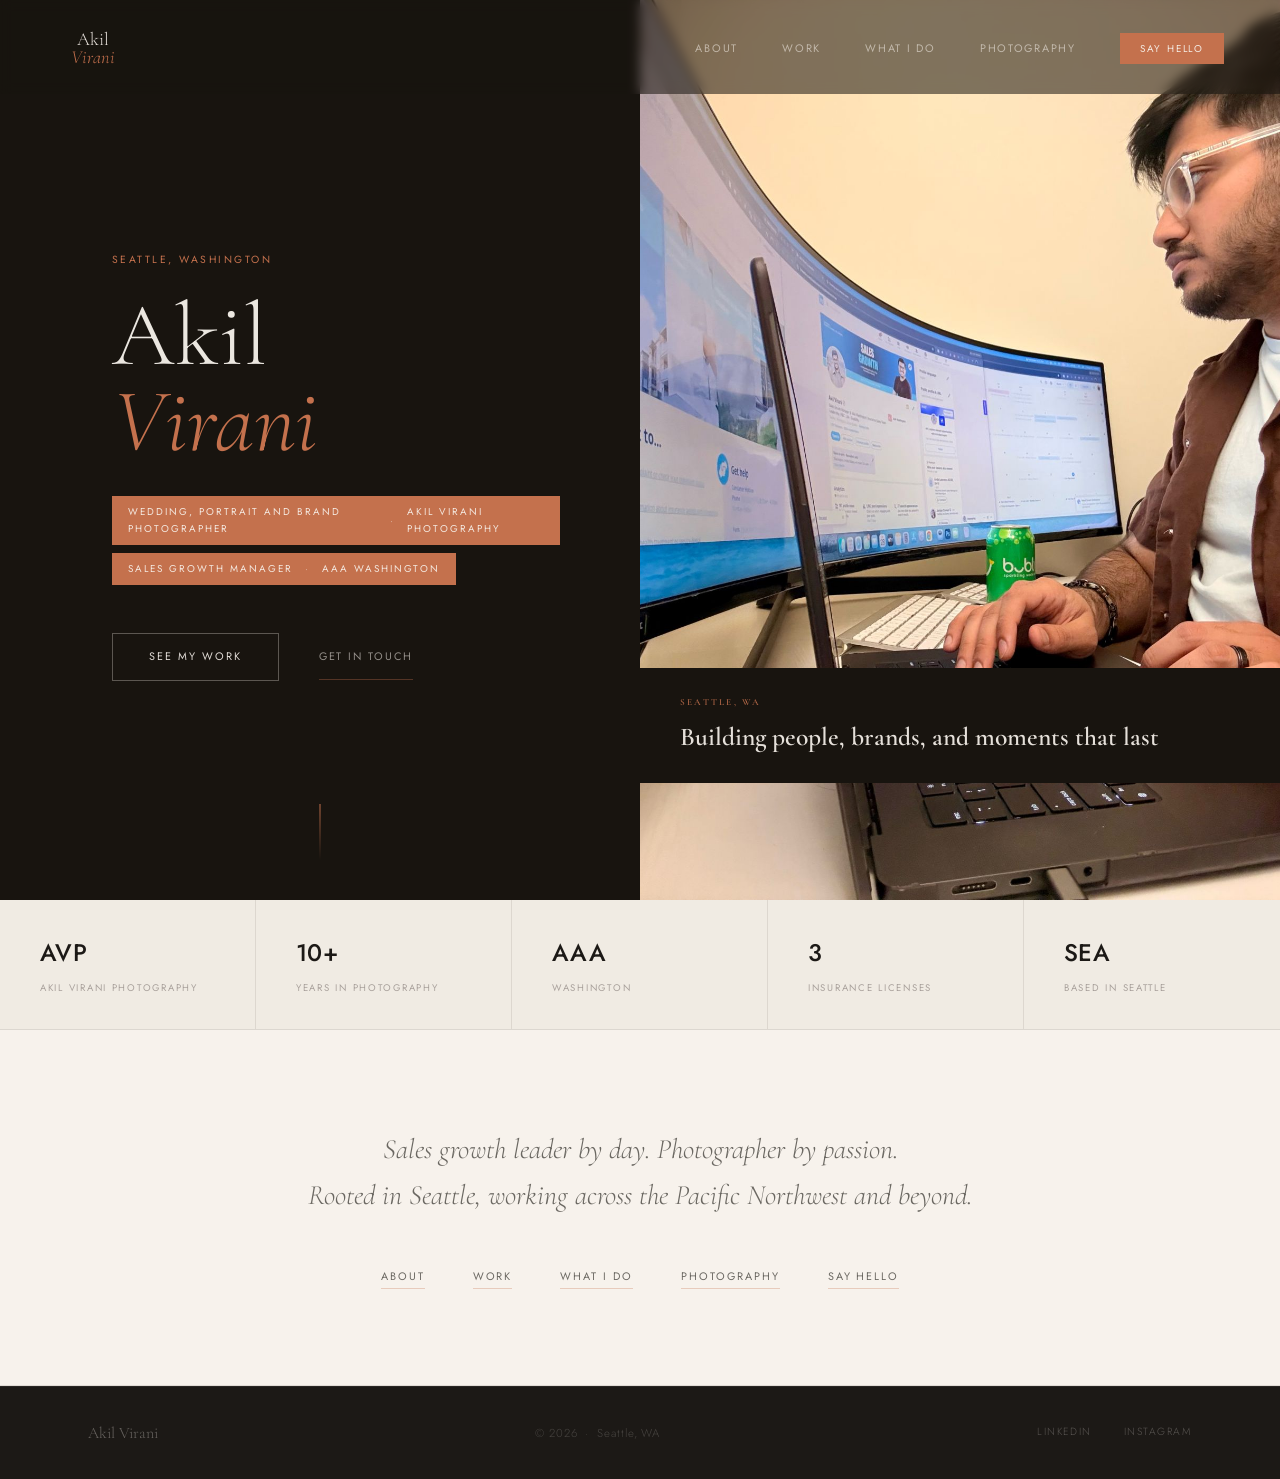
<file: index.html>
<!DOCTYPE html>
<html lang="en">
<head>
  <meta charset="UTF-8" />
  <meta name="viewport" content="width=device-width, initial-scale=1.0" />
  <title>Akil Virani — Seattle</title>
  <link rel="preconnect" href="https://fonts.googleapis.com" />
  <link rel="preconnect" href="https://fonts.gstatic.com" crossorigin />
  <link href="https://fonts.googleapis.com/css2?family=Cormorant+Garamond:ital,wght@0,300;0,400;0,600;1,300;1,400;1,600&family=Jost:wght@300;400;500&display=swap" rel="stylesheet" />
  <link rel="stylesheet" href="styles.css" />
</head>
<body>

  <nav class="nav" id="nav">
    <a href="index.html" class="nav-wordmark">
      <svg class="nav-logo-svg" viewBox="0 0 120 62" xmlns="http://www.w3.org/2000/svg">
        <text x="60" y="28" font-family="Cormorant Garamond, Georgia, serif" font-size="30" font-weight="300" text-anchor="middle" fill="rgba(247,242,236,0.92)">Akil</text>
        <text x="60" y="57" font-family="Cormorant Garamond, Georgia, serif" font-size="30" font-style="italic" font-weight="300" text-anchor="middle" fill="#c4714d">Virani</text>
      </svg>
    </a>
    <ul class="nav-links">
      <li><a href="about.html">About</a></li>
      <li><a href="work.html">Work</a></li>
      <li><a href="what-i-do.html">What I Do</a></li>
      <li><a href="photography.html">Photography</a></li>
      <li><a href="contact.html" class="nav-cta">Say Hello</a></li>
    </ul>
    <button class="nav-toggle" id="navToggle" aria-label="Menu">
      <span></span><span></span>
    </button>
  </nav>

  <div class="mobile-menu" id="mobileMenu">
    <button class="mobile-close" id="mobileClose">✕</button>
    <ul>
      <li><a href="about.html"       class="mobile-link">About</a></li>
      <li><a href="work.html"        class="mobile-link">Work</a></li>
      <li><a href="what-i-do.html"  class="mobile-link">What I Do</a></li>
      <li><a href="photography.html" class="mobile-link">Photography</a></li>
      <li><a href="contact.html"     class="mobile-link">Contact</a></li>
    </ul>
  </div>

  <!-- HERO -->
  <section class="hero" id="top">
    <div class="hero-text">
      <p class="eyebrow">Seattle, Washington</p>
      <h1>Akil<br /><em>Virani</em></h1>
      <div class="hero-roles">
        <div class="hero-role-tag">Wedding, Portrait and Brand Photographer <span class="sep">·</span> Akil Virani Photography</div>
        <div class="hero-role-tag">Sales Growth Manager <span class="sep">·</span> AAA Washington</div>
      </div>
      <div class="hero-actions">
        <a href="work.html" class="btn-outline">See My Work</a>
        <a href="contact.html" class="btn-ghost">Get in Touch</a>
      </div>
    </div>
    <div class="hero-image fade-right">
      <img src="images/akil-desk.jpeg" alt="Akil Virani" />
      <div class="hero-image-card">
        <p class="eyebrow">Seattle, WA</p>
        <p>Building people, brands, and moments that last</p>
      </div>
    </div>
    <a href="about.html" class="hero-scroll" aria-label="Learn more">
      <div class="scroll-line"></div>
    </a>
  </section>

  <!-- STATS BAR -->
  <div class="hero-stats">
    <div class="hero-stat">
      <span class="hero-stat-value">AVP</span>
      <span class="hero-stat-label">Akil Virani Photography</span>
    </div>
    <div class="hero-stat">
      <span class="hero-stat-value">10+</span>
      <span class="hero-stat-label">Years in Photography</span>
    </div>
    <div class="hero-stat">
      <span class="hero-stat-value">AAA</span>
      <span class="hero-stat-label">Washington</span>
    </div>
    <div class="hero-stat">
      <span class="hero-stat-value">3</span>
      <span class="hero-stat-label">Insurance Licenses</span>
    </div>
    <div class="hero-stat">
      <span class="hero-stat-value">SEA</span>
      <span class="hero-stat-label">Based in Seattle</span>
    </div>
  </div>

  <!-- BRIEF INTRO -->
  <section class="home-intro">
    <div class="container-narrow">
      <p class="fade-up">
        Sales growth leader by day. Photographer by passion.<br />
        Rooted in Seattle, working across the Pacific Northwest and beyond.
      </p>
      <div class="home-intro-nav fade-up">
        <a href="about.html">About</a>
        <a href="work.html">Work</a>
        <a href="what-i-do.html">What I Do</a>
        <a href="photography.html">Photography</a>
        <a href="contact.html">Say Hello</a>
      </div>
    </div>
  </section>

  <footer class="footer">
    <div class="container footer-inner">
      <span class="footer-name">Akil Virani</span>
      <span class="footer-copy">&copy; 2026 &nbsp;·&nbsp; Seattle, WA</span>
      <div class="footer-links">
        <a href="https://www.linkedin.com/in/akilvirani/" target="_blank" rel="noopener">LinkedIn</a>
        <a href="https://www.instagram.com/akilvirani/" target="_blank" rel="noopener">Instagram</a>
      </div>
    </div>
  </footer>

  <script src="script.js"></script>
</body>
</html>
</file>
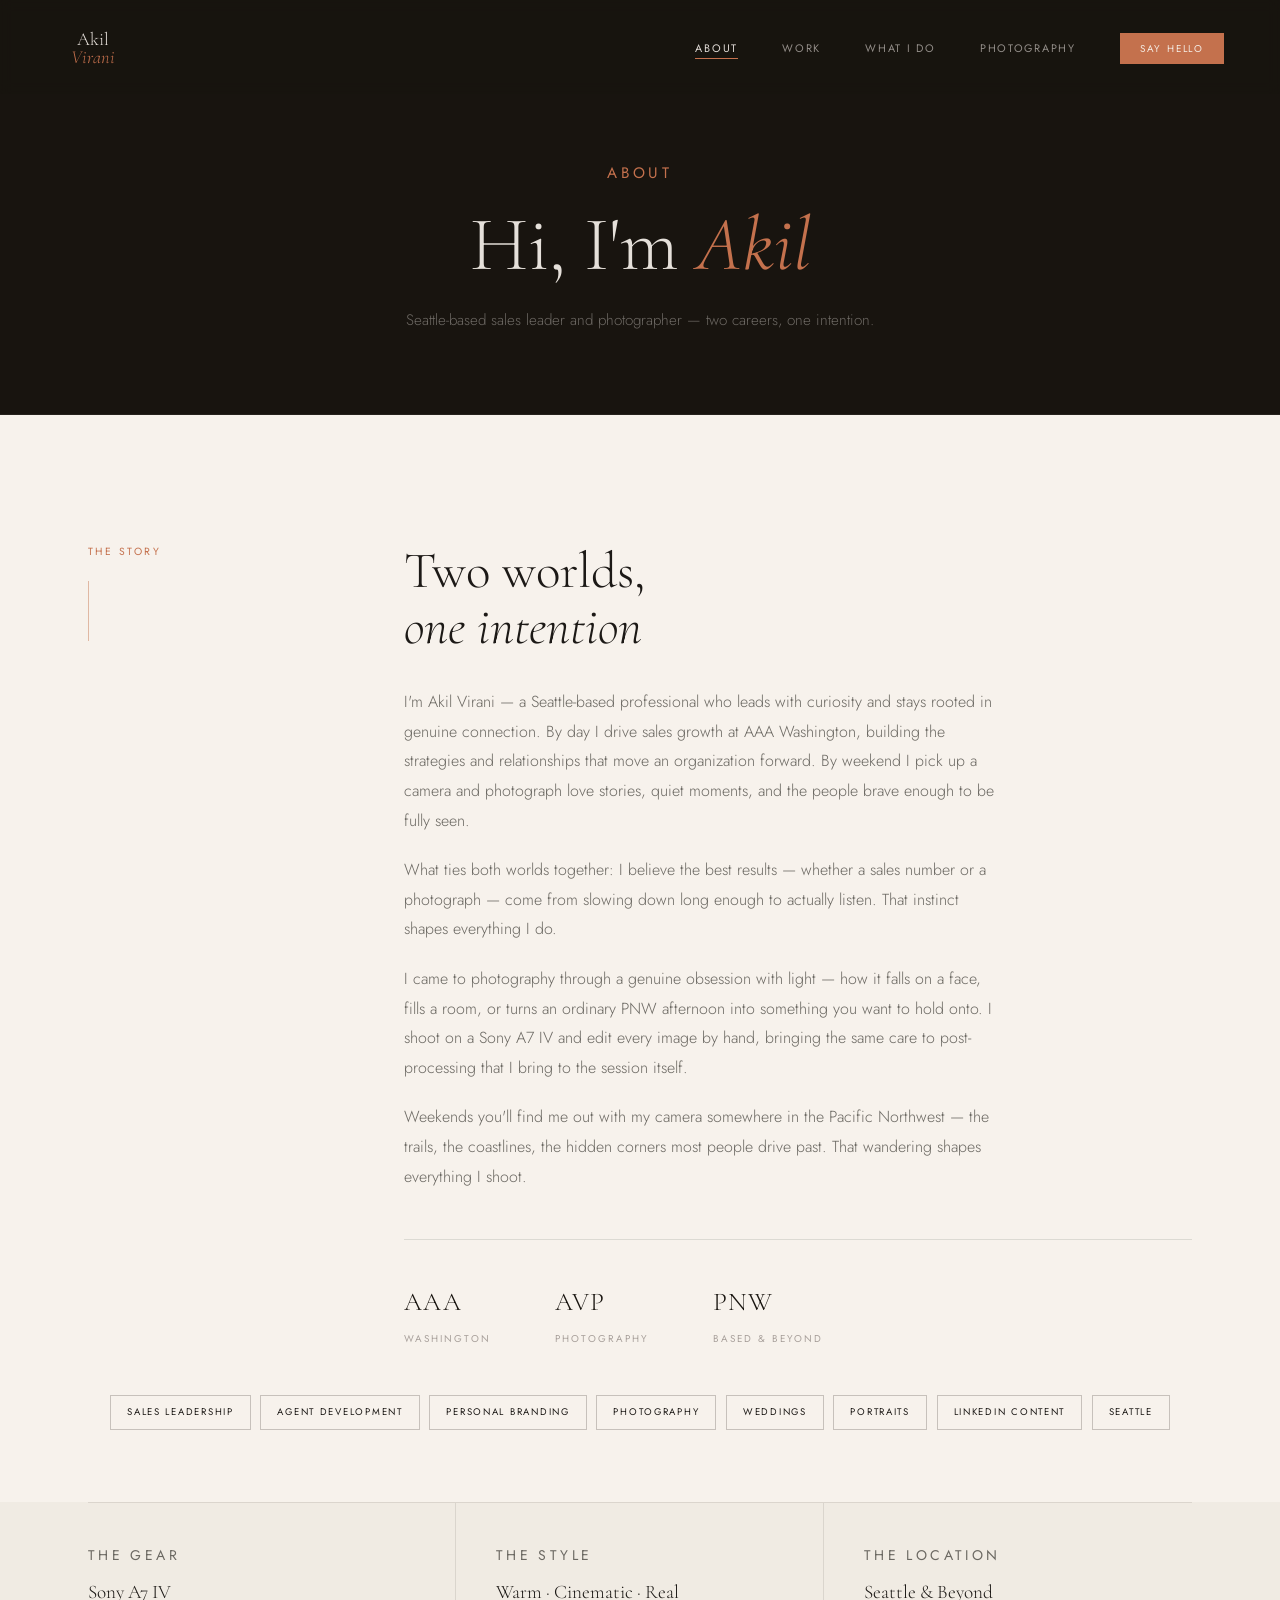
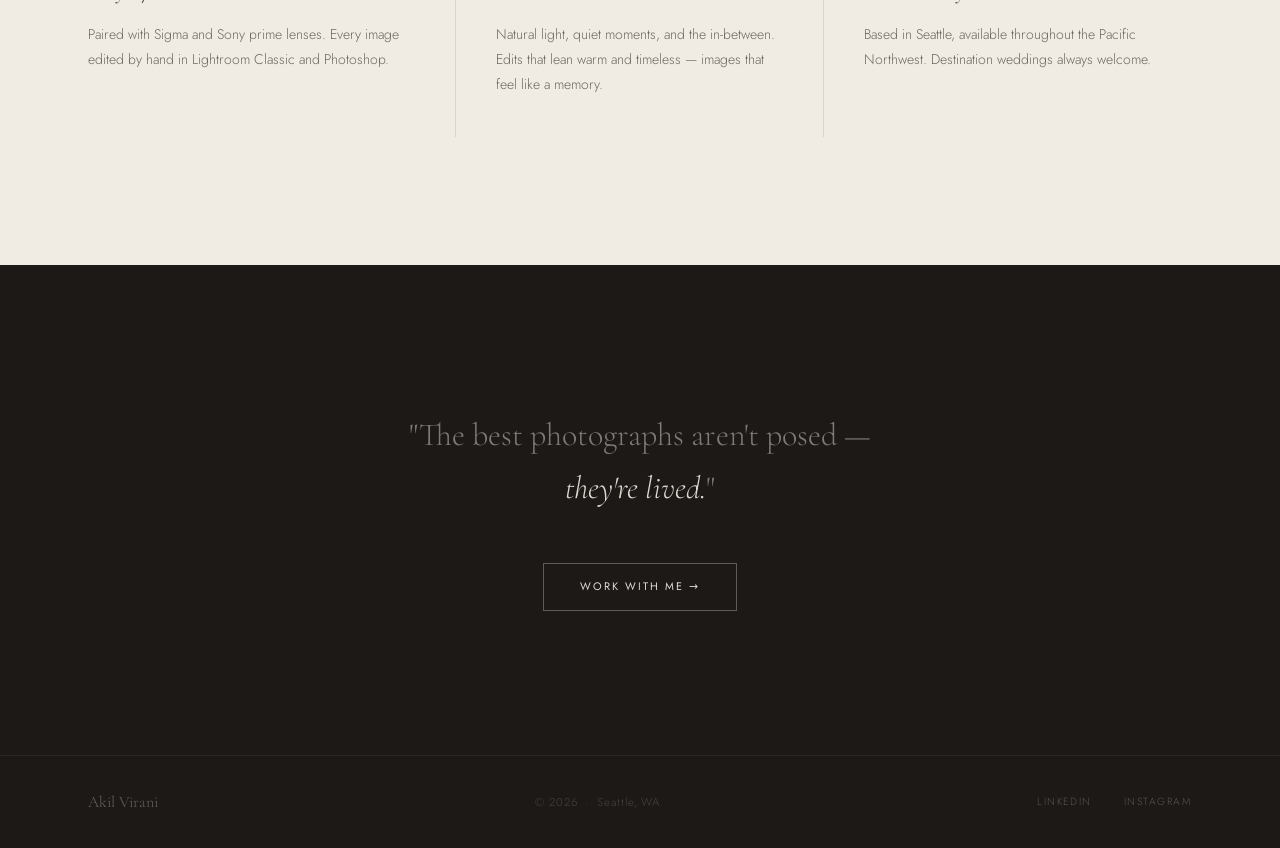
<file: about.html>
<!DOCTYPE html>
<html lang="en">
<head>
  <meta charset="UTF-8" />
  <meta name="viewport" content="width=device-width, initial-scale=1.0" />
  <title>About — Akil Virani</title>
  <link rel="preconnect" href="https://fonts.googleapis.com" />
  <link rel="preconnect" href="https://fonts.gstatic.com" crossorigin />
  <link href="https://fonts.googleapis.com/css2?family=Cormorant+Garamond:ital,wght@0,300;0,400;0,600;1,300;1,400;1,600&family=Jost:wght@300;400;500&display=swap" rel="stylesheet" />
  <link rel="stylesheet" href="styles.css" />
</head>
<body>

  <nav class="nav scrolled" id="nav">
    <a href="index.html" class="nav-wordmark">
      <svg class="nav-logo-svg" viewBox="0 0 120 62" xmlns="http://www.w3.org/2000/svg">
        <text x="60" y="28" font-family="Cormorant Garamond, Georgia, serif" font-size="30" font-weight="300" text-anchor="middle" fill="rgba(247,242,236,0.92)">Akil</text>
        <text x="60" y="57" font-family="Cormorant Garamond, Georgia, serif" font-size="30" font-style="italic" font-weight="300" text-anchor="middle" fill="#c4714d">Virani</text>
      </svg>
    </a>
    <ul class="nav-links">
      <li><a href="about.html" class="active">About</a></li>
      <li><a href="work.html">Work</a></li>
      <li><a href="what-i-do.html">What I Do</a></li>
      <li><a href="photography.html">Photography</a></li>
      <li><a href="contact.html" class="nav-cta">Say Hello</a></li>
    </ul>
    <button class="nav-toggle" id="navToggle" aria-label="Menu">
      <span></span><span></span>
    </button>
  </nav>

  <div class="mobile-menu" id="mobileMenu">
    <button class="mobile-close" id="mobileClose">✕</button>
    <ul>
      <li><a href="about.html"       class="mobile-link">About</a></li>
      <li><a href="work.html"        class="mobile-link">Work</a></li>
      <li><a href="what-i-do.html"  class="mobile-link">What I Do</a></li>
      <li><a href="photography.html" class="mobile-link">Photography</a></li>
      <li><a href="contact.html"     class="mobile-link">Contact</a></li>
    </ul>
  </div>

  <section class="page-hero">
    <div class="container-narrow">
      <p class="eyebrow">About</p>
      <h1>Hi, I'm <em>Akil</em></h1>
      <p>Seattle-based sales leader and photographer — two careers, one intention.</p>
    </div>
  </section>

  <section class="about section" id="about" style="padding-bottom: 3rem;">
    <div class="container">
      <div class="about-inner">
        <div class="about-label fade-up">
          <p class="eyebrow">The Story</p>
          <div class="label-line"></div>
        </div>
        <div class="about-body">
          <h2 class="fade-up">Two worlds,<br /><em>one intention</em></h2>
          <div class="about-copy fade-up">
            <p>
              I'm Akil Virani — a Seattle-based professional who leads with curiosity and stays
              rooted in genuine connection. By day I drive sales growth at AAA Washington,
              building the strategies and relationships that move an organization forward.
              By weekend I pick up a camera and photograph love stories, quiet moments, and
              the people brave enough to be fully seen.
            </p>
            <p>
              What ties both worlds together: I believe the best results — whether a sales
              number or a photograph — come from slowing down long enough to actually listen.
              That instinct shapes everything I do.
            </p>
            <p>
              I came to photography through a genuine obsession with light — how it falls on a
              face, fills a room, or turns an ordinary PNW afternoon into something you want to
              hold onto. I shoot on a Sony A7 IV and edit every image by hand, bringing the
              same care to post-processing that I bring to the session itself.
            </p>
            <p>
              Weekends you'll find me out with my camera somewhere in the Pacific Northwest —
              the trails, the coastlines, the hidden corners most people drive past. That
              wandering shapes everything I shoot.
            </p>
          </div>
          <div class="about-stats fade-up">
            <div class="stat">
              <span class="stat-value">AAA</span>
              <span class="stat-label">Washington</span>
            </div>
            <div class="stat">
              <span class="stat-value">AVP</span>
              <span class="stat-label">Photography</span>
            </div>
            <div class="stat">
              <span class="stat-value">PNW</span>
              <span class="stat-label">Based &amp; Beyond</span>
            </div>
          </div>
        </div>
      </div>
      <div class="about-tags fade-up">
        <span class="about-tag">Sales Leadership</span>
        <span class="about-tag">Agent Development</span>
        <span class="about-tag">Personal Branding</span>
        <span class="about-tag">Photography</span>
        <span class="about-tag">Weddings</span>
        <span class="about-tag">Portraits</span>
        <span class="about-tag">LinkedIn Content</span>
        <span class="about-tag">Seattle</span>
      </div>
    </div>
  </section>

  <!-- Details -->
  <section class="section" style="background: var(--warm); padding-top: 0;">
    <div class="container">
      <div class="about-details fade-up">
        <div class="about-detail">
          <p class="eyebrow">The Gear</p>
          <h4>Sony A7 IV</h4>
          <p>Paired with Sigma and Sony prime lenses. Every image edited by hand in Lightroom Classic and Photoshop.</p>
        </div>
        <div class="about-detail">
          <p class="eyebrow">The Style</p>
          <h4>Warm · Cinematic · Real</h4>
          <p>Natural light, quiet moments, and the in-between. Edits that lean warm and timeless — images that feel like a memory.</p>
        </div>
        <div class="about-detail">
          <p class="eyebrow">The Location</p>
          <h4>Seattle &amp; Beyond</h4>
          <p>Based in Seattle, available throughout the Pacific Northwest. Destination weddings always welcome.</p>
        </div>
      </div>
    </div>
  </section>

  <!-- CTA -->
  <section class="quote-band">
    <div class="container-narrow" style="text-align:center;">
      <blockquote class="fade-up">
        "The best photographs aren't posed —<br /><em>they're lived.</em>"
      </blockquote>
      <div style="margin-top: 3rem;" class="fade-up">
        <a href="contact.html" class="btn-outline">Work with me &rarr;</a>
      </div>
    </div>
  </section>

  <footer class="footer">
    <div class="container footer-inner">
      <span class="footer-name">Akil Virani</span>
      <span class="footer-copy">&copy; 2026 &nbsp;·&nbsp; Seattle, WA</span>
      <div class="footer-links">
        <a href="https://www.linkedin.com/in/akilvirani/" target="_blank" rel="noopener">LinkedIn</a>
        <a href="https://www.instagram.com/akilvirani/" target="_blank" rel="noopener">Instagram</a>
      </div>
    </div>
  </footer>

  <script src="script.js"></script>
</body>
</html>
</file>
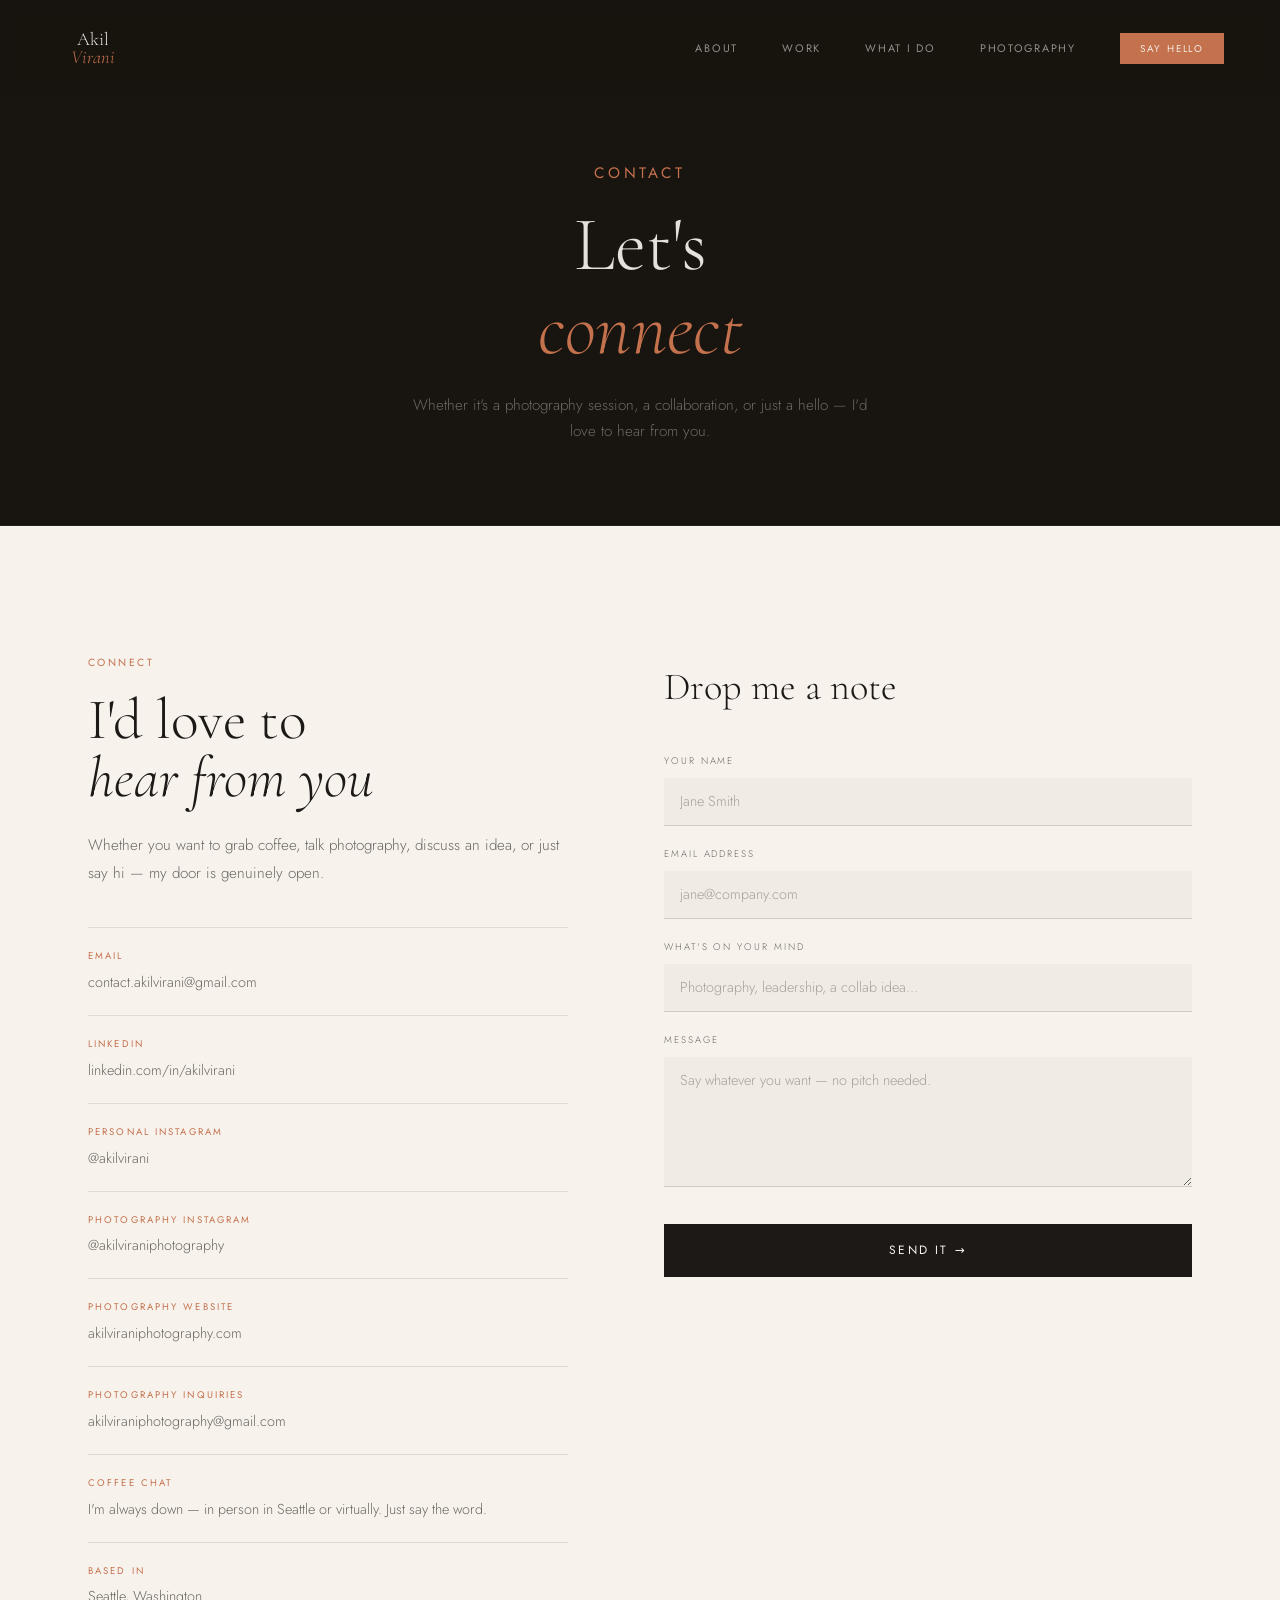
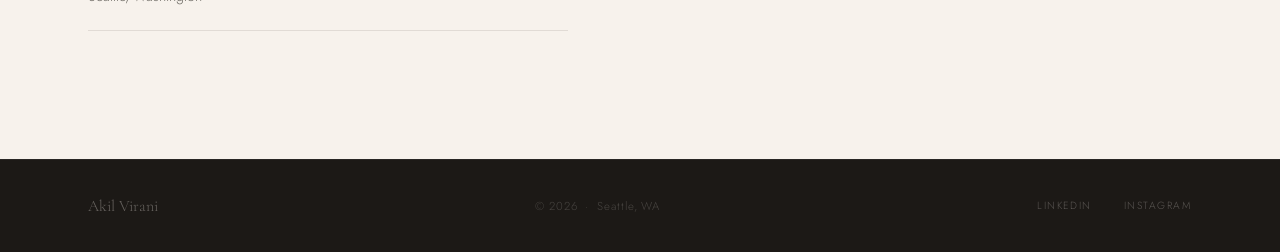
<file: contact.html>
<!DOCTYPE html>
<html lang="en">
<head>
  <meta charset="UTF-8" />
  <meta name="viewport" content="width=device-width, initial-scale=1.0" />
  <title>Contact — Akil Virani</title>
  <link rel="preconnect" href="https://fonts.googleapis.com" />
  <link rel="preconnect" href="https://fonts.gstatic.com" crossorigin />
  <link href="https://fonts.googleapis.com/css2?family=Cormorant+Garamond:ital,wght@0,300;0,400;0,600;1,300;1,400;1,600&family=Jost:wght@300;400;500&display=swap" rel="stylesheet" />
  <link rel="stylesheet" href="styles.css" />
</head>
<body>

  <nav class="nav scrolled" id="nav">
    <a href="index.html" class="nav-wordmark">
      <svg class="nav-logo-svg" viewBox="0 0 120 62" xmlns="http://www.w3.org/2000/svg">
        <text x="60" y="28" font-family="Cormorant Garamond, Georgia, serif" font-size="30" font-weight="300" text-anchor="middle" fill="rgba(247,242,236,0.92)">Akil</text>
        <text x="60" y="57" font-family="Cormorant Garamond, Georgia, serif" font-size="30" font-style="italic" font-weight="300" text-anchor="middle" fill="#c4714d">Virani</text>
      </svg>
    </a>
    <ul class="nav-links">
      <li><a href="about.html">About</a></li>
      <li><a href="work.html">Work</a></li>
      <li><a href="what-i-do.html">What I Do</a></li>
      <li><a href="photography.html">Photography</a></li>
      <li><a href="contact.html" class="nav-cta active">Say Hello</a></li>
    </ul>
    <button class="nav-toggle" id="navToggle" aria-label="Menu">
      <span></span><span></span>
    </button>
  </nav>

  <div class="mobile-menu" id="mobileMenu">
    <button class="mobile-close" id="mobileClose">✕</button>
    <ul>
      <li><a href="about.html"       class="mobile-link">About</a></li>
      <li><a href="work.html"        class="mobile-link">Work</a></li>
      <li><a href="what-i-do.html"  class="mobile-link">What I Do</a></li>
      <li><a href="photography.html" class="mobile-link">Photography</a></li>
      <li><a href="contact.html"     class="mobile-link">Contact</a></li>
    </ul>
  </div>

  <section class="page-hero">
    <div class="container-narrow">
      <p class="eyebrow">Contact</p>
      <h1>Let's<br /><em>connect</em></h1>
      <p>Whether it's a photography session, a collaboration, or just a hello — I'd love to hear from you.</p>
    </div>
  </section>

  <section class="contact section">
    <div class="container">
      <div class="contact-inner">

        <!-- Left: info -->
        <div class="contact-info fade-up">
          <p class="eyebrow">Connect</p>
          <h2>I'd love to<br /><em>hear from you</em></h2>
          <p class="contact-intro">
            Whether you want to grab coffee, talk photography, discuss an idea,
            or just say hi — my door is genuinely open.
          </p>
          <div class="contact-links">
            <a href="mailto:contact.akilvirani@gmail.com" class="contact-item">
              <span class="contact-item-label">Email</span>
              <span class="contact-item-value">contact.akilvirani@gmail.com</span>
            </a>
            <a href="https://www.linkedin.com/in/akilvirani/" target="_blank" rel="noopener" class="contact-item">
              <span class="contact-item-label">LinkedIn</span>
              <span class="contact-item-value">linkedin.com/in/akilvirani</span>
            </a>
            <a href="https://www.instagram.com/akilvirani/" target="_blank" rel="noopener" class="contact-item">
              <span class="contact-item-label">Personal Instagram</span>
              <span class="contact-item-value">@akilvirani</span>
            </a>
            <a href="https://www.instagram.com/akilviraniphotography/" target="_blank" rel="noopener" class="contact-item">
              <span class="contact-item-label">Photography Instagram</span>
              <span class="contact-item-value">@akilviraniphotography</span>
            </a>
            <a href="https://www.akilviraniphotography.com/" target="_blank" rel="noopener" class="contact-item">
              <span class="contact-item-label">Photography Website</span>
              <span class="contact-item-value">akilviraniphotography.com</span>
            </a>
            <a href="mailto:akilviraniphotography@gmail.com" class="contact-item">
              <span class="contact-item-label">Photography Inquiries</span>
              <span class="contact-item-value">akilviraniphotography@gmail.com</span>
            </a>
            <a href="mailto:contact.akilvirani@gmail.com?subject=Coffee%20Chat" class="contact-item">
              <span class="contact-item-label">Coffee Chat</span>
              <span class="contact-item-value">I'm always down — in person in Seattle or virtually. Just say the word.</span>
            </a>
            <div class="contact-item">
              <span class="contact-item-label">Based in</span>
              <span class="contact-item-value">Seattle, Washington</span>
            </div>
          </div>
        </div>

        <!-- Right: form -->
        <div class="contact-form-wrap fade-up">
          <h3>Drop me a note</h3>
          <form class="contact-form" name="contact" method="POST" netlify netlify-honeypot="bot-field">
            <input type="hidden" name="form-name" value="contact" />
            <p style="display:none;"><input name="bot-field" /></p>
            <div class="form-group">
              <label class="form-label">Your Name</label>
              <input type="text" name="name" class="form-input" placeholder="Jane Smith" required />
            </div>
            <div class="form-group">
              <label class="form-label">Email Address</label>
              <input type="email" name="email" class="form-input" placeholder="jane@company.com" required />
            </div>
            <div class="form-group">
              <label class="form-label">What's on your mind</label>
              <input type="text" name="subject" class="form-input" placeholder="Photography, leadership, a collab idea..." />
            </div>
            <div class="form-group">
              <label class="form-label">Message</label>
              <textarea name="message" class="form-input form-textarea" placeholder="Say whatever you want — no pitch needed." required></textarea>
            </div>
            <button type="submit" class="form-submit">Send it &rarr;</button>
          </form>
        </div>

      </div>
    </div>
  </section>

  <footer class="footer">
    <div class="container footer-inner">
      <span class="footer-name">Akil Virani</span>
      <span class="footer-copy">&copy; 2026 &nbsp;·&nbsp; Seattle, WA</span>
      <div class="footer-links">
        <a href="https://www.linkedin.com/in/akilvirani/" target="_blank" rel="noopener">LinkedIn</a>
        <a href="https://www.instagram.com/akilvirani/" target="_blank" rel="noopener">Instagram</a>
      </div>
    </div>
  </footer>

  <script src="script.js"></script>
</body>
</html>
</file>
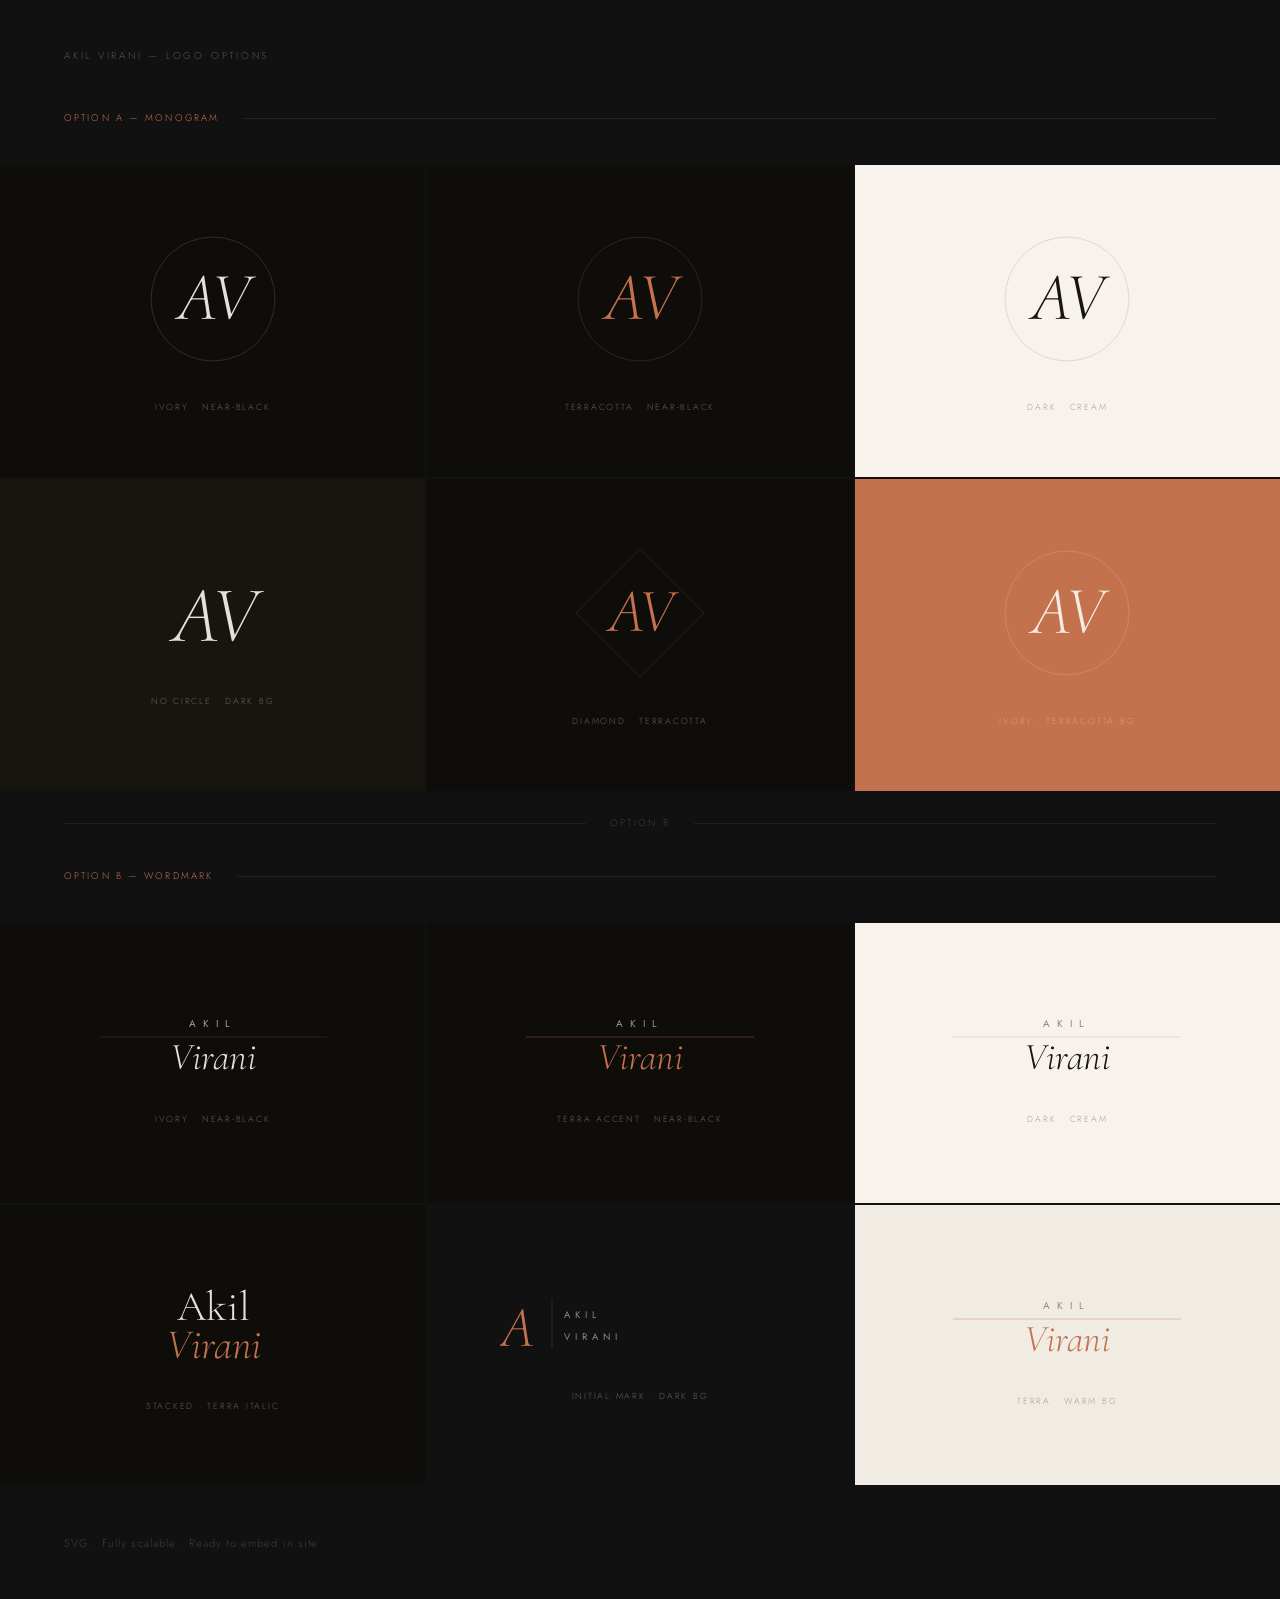
<file: logo-preview.html>
<!DOCTYPE html>
<html lang="en">
<head>
  <meta charset="UTF-8" />
  <meta name="viewport" content="width=device-width, initial-scale=1.0" />
  <title>Logo Preview — Akil Virani</title>
  <link rel="preconnect" href="https://fonts.googleapis.com" />
  <link rel="preconnect" href="https://fonts.gstatic.com" crossorigin />
  <link href="https://fonts.googleapis.com/css2?family=Cormorant+Garamond:ital,wght@0,300;0,400;1,300;1,400&family=Jost:wght@300;400;500&display=swap" rel="stylesheet" />
  <style>
    *, *::before, *::after { box-sizing: border-box; margin: 0; padding: 0; }
    :root {
      --cream:   #f7f2ec;
      --warm:    #f0ebe3;
      --forest:  #18140f;
      --terra:   #c4714d;
      --mid:     #6b6862;
      --serif:   'Cormorant Garamond', Georgia, serif;
      --sans:    'Jost', system-ui, sans-serif;
    }
    body {
      font-family: var(--sans);
      font-weight: 300;
      background: #111;
      color: var(--cream);
      -webkit-font-smoothing: antialiased;
    }

    /* ── Page header ── */
    .page-label {
      padding: 3rem 4rem 2rem;
      font-size: 0.62rem;
      letter-spacing: 0.28em;
      text-transform: uppercase;
      color: rgba(247,242,236,0.3);
    }

    /* ── Section headers ── */
    .section-label {
      padding: 1rem 4rem 2.5rem;
      display: flex;
      align-items: center;
      gap: 1.5rem;
    }
    .section-label span {
      font-size: 0.6rem;
      letter-spacing: 0.22em;
      text-transform: uppercase;
      color: var(--terra);
    }
    .section-label::after {
      content: '';
      flex: 1;
      height: 1px;
      background: rgba(247,242,236,0.08);
    }

    /* ── Grid ── */
    .logo-row {
      display: grid;
      grid-template-columns: 1fr 1fr 1fr;
      gap: 2px;
      margin-bottom: 2px;
    }

    .logo-cell {
      display: flex;
      flex-direction: column;
      align-items: center;
      justify-content: center;
      gap: 2rem;
      padding: 4rem 2rem;
      min-height: 280px;
    }
    .logo-cell--dark    { background: var(--forest); }
    .logo-cell--black   { background: #0f0d0a; }
    .logo-cell--cream   { background: var(--cream); }
    .logo-cell--warm    { background: var(--warm); }
    .logo-cell--terra   { background: var(--terra); }

    .cell-label {
      font-size: 0.55rem;
      letter-spacing: 0.2em;
      text-transform: uppercase;
      opacity: 0.35;
    }
    .logo-cell--cream .cell-label,
    .logo-cell--warm  .cell-label { color: var(--forest); }

    /* ══════════════════
       OPTION A: MONOGRAM
    ══════════════════ */

    /* Ivory on dark */
    .mono-ivory { color: rgba(247,242,236,0.92); }
    /* Terra on dark */
    .mono-terra { color: var(--terra); }
    /* Dark on light */
    .mono-dark  { color: var(--forest); }
    /* Cream on terra */
    .mono-cream-on-terra { color: rgba(247,242,236,0.95); }

    /* ══════════════════
       OPTION B: WORDMARK
    ══════════════════ */
    /* same colour classes, applied to SVG text */

    /* ── Divider ── */
    .divider {
      height: 60px;
      display: flex;
      align-items: center;
      padding: 0 4rem;
      gap: 1.5rem;
    }
    .divider::before,
    .divider::after {
      content: '';
      flex: 1;
      height: 1px;
      background: rgba(247,242,236,0.06);
    }
    .divider span {
      font-size: 0.6rem;
      letter-spacing: 0.24em;
      text-transform: uppercase;
      color: rgba(247,242,236,0.2);
    }
  </style>
</head>
<body>

  <p class="page-label">Akil Virani — Logo Options</p>

  <!-- ════════════════════════════════
       OPTION A: AV MONOGRAM
  ════════════════════════════════ -->
  <div class="section-label"><span>Option A — Monogram</span></div>

  <div class="logo-row">

    <!-- A1: ivory on near-black -->
    <div class="logo-cell logo-cell--black">
      <svg width="140" height="140" viewBox="0 0 140 140" class="mono-ivory">
        <circle cx="70" cy="70" r="62" fill="none" stroke="currentColor" stroke-width="0.6" opacity="0.25"/>
        <text x="70" y="90" font-family="Cormorant Garamond, Georgia, serif"
              font-size="68" font-style="italic" font-weight="300"
              text-anchor="middle" fill="currentColor" letter-spacing="-2">AV</text>
      </svg>
      <span class="cell-label">Ivory · Near-black</span>
    </div>

    <!-- A2: terracotta on near-black -->
    <div class="logo-cell logo-cell--black">
      <svg width="140" height="140" viewBox="0 0 140 140" class="mono-terra">
        <circle cx="70" cy="70" r="62" fill="none" stroke="currentColor" stroke-width="0.6" opacity="0.35"/>
        <text x="70" y="90" font-family="Cormorant Garamond, Georgia, serif"
              font-size="68" font-style="italic" font-weight="300"
              text-anchor="middle" fill="currentColor" letter-spacing="-2">AV</text>
      </svg>
      <span class="cell-label">Terracotta · Near-black</span>
    </div>

    <!-- A3: dark on cream -->
    <div class="logo-cell logo-cell--cream">
      <svg width="140" height="140" viewBox="0 0 140 140" class="mono-dark">
        <circle cx="70" cy="70" r="62" fill="none" stroke="currentColor" stroke-width="0.6" opacity="0.2"/>
        <text x="70" y="90" font-family="Cormorant Garamond, Georgia, serif"
              font-size="68" font-style="italic" font-weight="300"
              text-anchor="middle" fill="currentColor" letter-spacing="-2">AV</text>
      </svg>
      <span class="cell-label" style="color:var(--forest)">Dark · Cream</span>
    </div>

  </div>

  <!-- A — no circle variants -->
  <div class="logo-row">

    <!-- A4: ivory, no circle -->
    <div class="logo-cell logo-cell--forest" style="background: var(--forest);">
      <svg width="140" height="100" viewBox="0 0 140 100" class="mono-ivory">
        <text x="70" y="78" font-family="Cormorant Garamond, Georgia, serif"
              font-size="80" font-style="italic" font-weight="300"
              text-anchor="middle" fill="currentColor" letter-spacing="-3">AV</text>
      </svg>
      <span class="cell-label">No circle · Dark bg</span>
    </div>

    <!-- A5: terracotta, no circle, diamond -->
    <div class="logo-cell logo-cell--black">
      <svg width="140" height="140" viewBox="0 0 140 140" class="mono-terra">
        <!-- diamond -->
        <polygon points="70,6 134,70 70,134 6,70" fill="none" stroke="currentColor" stroke-width="0.6" opacity="0.3"/>
        <text x="70" y="88" font-family="Cormorant Garamond, Georgia, serif"
              font-size="62" font-style="italic" font-weight="300"
              text-anchor="middle" fill="currentColor" letter-spacing="-2">AV</text>
      </svg>
      <span class="cell-label">Diamond · Terracotta</span>
    </div>

    <!-- A6: cream on terracotta -->
    <div class="logo-cell logo-cell--terra">
      <svg width="140" height="140" viewBox="0 0 140 140" class="mono-cream-on-terra">
        <circle cx="70" cy="70" r="62" fill="none" stroke="currentColor" stroke-width="0.6" opacity="0.3"/>
        <text x="70" y="90" font-family="Cormorant Garamond, Georgia, serif"
              font-size="68" font-style="italic" font-weight="300"
              text-anchor="middle" fill="currentColor" letter-spacing="-2">AV</text>
      </svg>
      <span class="cell-label">Ivory · Terracotta bg</span>
    </div>

  </div>

  <div class="divider"><span>Option B</span></div>

  <!-- ════════════════════════════════
       OPTION B: WORDMARK
  ════════════════════════════════ -->
  <div class="section-label"><span>Option B — Wordmark</span></div>

  <div class="logo-row">

    <!-- B1: ivory on near-black -->
    <div class="logo-cell logo-cell--black">
      <svg width="260" height="80" viewBox="0 0 260 80" class="mono-ivory">
        <text x="130" y="26" font-family="Jost, system-ui, sans-serif"
              font-size="10" letter-spacing="7" font-weight="400"
              text-anchor="middle" fill="currentColor" opacity="0.7">AKIL</text>
        <line x1="16" y1="36" x2="244" y2="36" stroke="currentColor" stroke-width="0.5" opacity="0.2"/>
        <text x="130" y="68" font-family="Cormorant Garamond, Georgia, serif"
              font-size="38" font-style="italic" font-weight="300"
              text-anchor="middle" fill="currentColor">Virani</text>
      </svg>
      <span class="cell-label">Ivory · Near-black</span>
    </div>

    <!-- B2: terracotta accent on near-black -->
    <div class="logo-cell logo-cell--black">
      <svg width="260" height="80" viewBox="0 0 260 80">
        <text x="130" y="26" font-family="Jost, system-ui, sans-serif"
              font-size="10" letter-spacing="7" font-weight="400"
              text-anchor="middle" fill="rgba(247,242,236,0.6)">AKIL</text>
        <line x1="16" y1="36" x2="244" y2="36" stroke="#c4714d" stroke-width="0.75" opacity="0.5"/>
        <text x="130" y="68" font-family="Cormorant Garamond, Georgia, serif"
              font-size="38" font-style="italic" font-weight="300"
              text-anchor="middle" fill="#c4714d">Virani</text>
      </svg>
      <span class="cell-label">Terra accent · Near-black</span>
    </div>

    <!-- B3: dark on cream -->
    <div class="logo-cell logo-cell--cream">
      <svg width="260" height="80" viewBox="0 0 260 80" class="mono-dark">
        <text x="130" y="26" font-family="Jost, system-ui, sans-serif"
              font-size="10" letter-spacing="7" font-weight="400"
              text-anchor="middle" fill="currentColor" opacity="0.5">AKIL</text>
        <line x1="16" y1="36" x2="244" y2="36" stroke="currentColor" stroke-width="0.5" opacity="0.2"/>
        <text x="130" y="68" font-family="Cormorant Garamond, Georgia, serif"
              font-size="38" font-style="italic" font-weight="300"
              text-anchor="middle" fill="currentColor">Virani</text>
      </svg>
      <span class="cell-label" style="color:var(--forest)">Dark · Cream</span>
    </div>

  </div>

  <!-- B — stacked full name variants -->
  <div class="logo-row">

    <!-- B4: full name, all serif -->
    <div class="logo-cell logo-cell--black">
      <svg width="260" height="90" viewBox="0 0 260 90" class="mono-ivory">
        <text x="130" y="42" font-family="Cormorant Garamond, Georgia, serif"
              font-size="42" font-weight="300"
              text-anchor="middle" fill="currentColor">Akil</text>
        <text x="130" y="80" font-family="Cormorant Garamond, Georgia, serif"
              font-size="42" font-style="italic" font-weight="300"
              text-anchor="middle" fill="#c4714d">Virani</text>
      </svg>
      <span class="cell-label">Stacked · Terra italic</span>
    </div>

    <!-- B5: initials + full name side by side -->
    <div class="logo-cell logo-cell--forest">
      <svg width="280" height="70" viewBox="0 0 280 70">
        <!-- large A -->
        <text x="0" y="58" font-family="Cormorant Garamond, Georgia, serif"
              font-size="58" font-style="italic" font-weight="300"
              fill="#c4714d">A</text>
        <!-- divider line -->
        <line x1="52" y1="10" x2="52" y2="60" stroke="rgba(247,242,236,0.15)" stroke-width="0.75"/>
        <!-- stacked name -->
        <text x="64" y="30" font-family="Jost, system-ui, sans-serif"
              font-size="9.5" letter-spacing="5" font-weight="400"
              fill="rgba(247,242,236,0.55)">AKIL</text>
        <text x="64" y="52" font-family="Jost, system-ui, sans-serif"
              font-size="9.5" letter-spacing="5" font-weight="400"
              fill="rgba(247,242,236,0.55)">VIRANI</text>
      </svg>
      <span class="cell-label">Initial mark · Dark bg</span>
    </div>

    <!-- B6: terra on warm -->
    <div class="logo-cell logo-cell--warm">
      <svg width="260" height="80" viewBox="0 0 260 80">
        <text x="130" y="26" font-family="Jost, system-ui, sans-serif"
              font-size="10" letter-spacing="7" font-weight="400"
              text-anchor="middle" fill="rgba(24,20,15,0.45)">AKIL</text>
        <line x1="16" y1="36" x2="244" y2="36" stroke="#c4714d" stroke-width="0.75" opacity="0.5"/>
        <text x="130" y="68" font-family="Cormorant Garamond, Georgia, serif"
              font-size="38" font-style="italic" font-weight="300"
              text-anchor="middle" fill="#c4714d">Virani</text>
      </svg>
      <span class="cell-label" style="color:var(--forest)">Terra · Warm bg</span>
    </div>

  </div>

  <div style="padding: 3rem 4rem; font-size: 0.7rem; color: rgba(247,242,236,0.2); letter-spacing: 0.1em;">
    SVG · Fully scalable · Ready to embed in site
  </div>

</body>
</html>
</file>
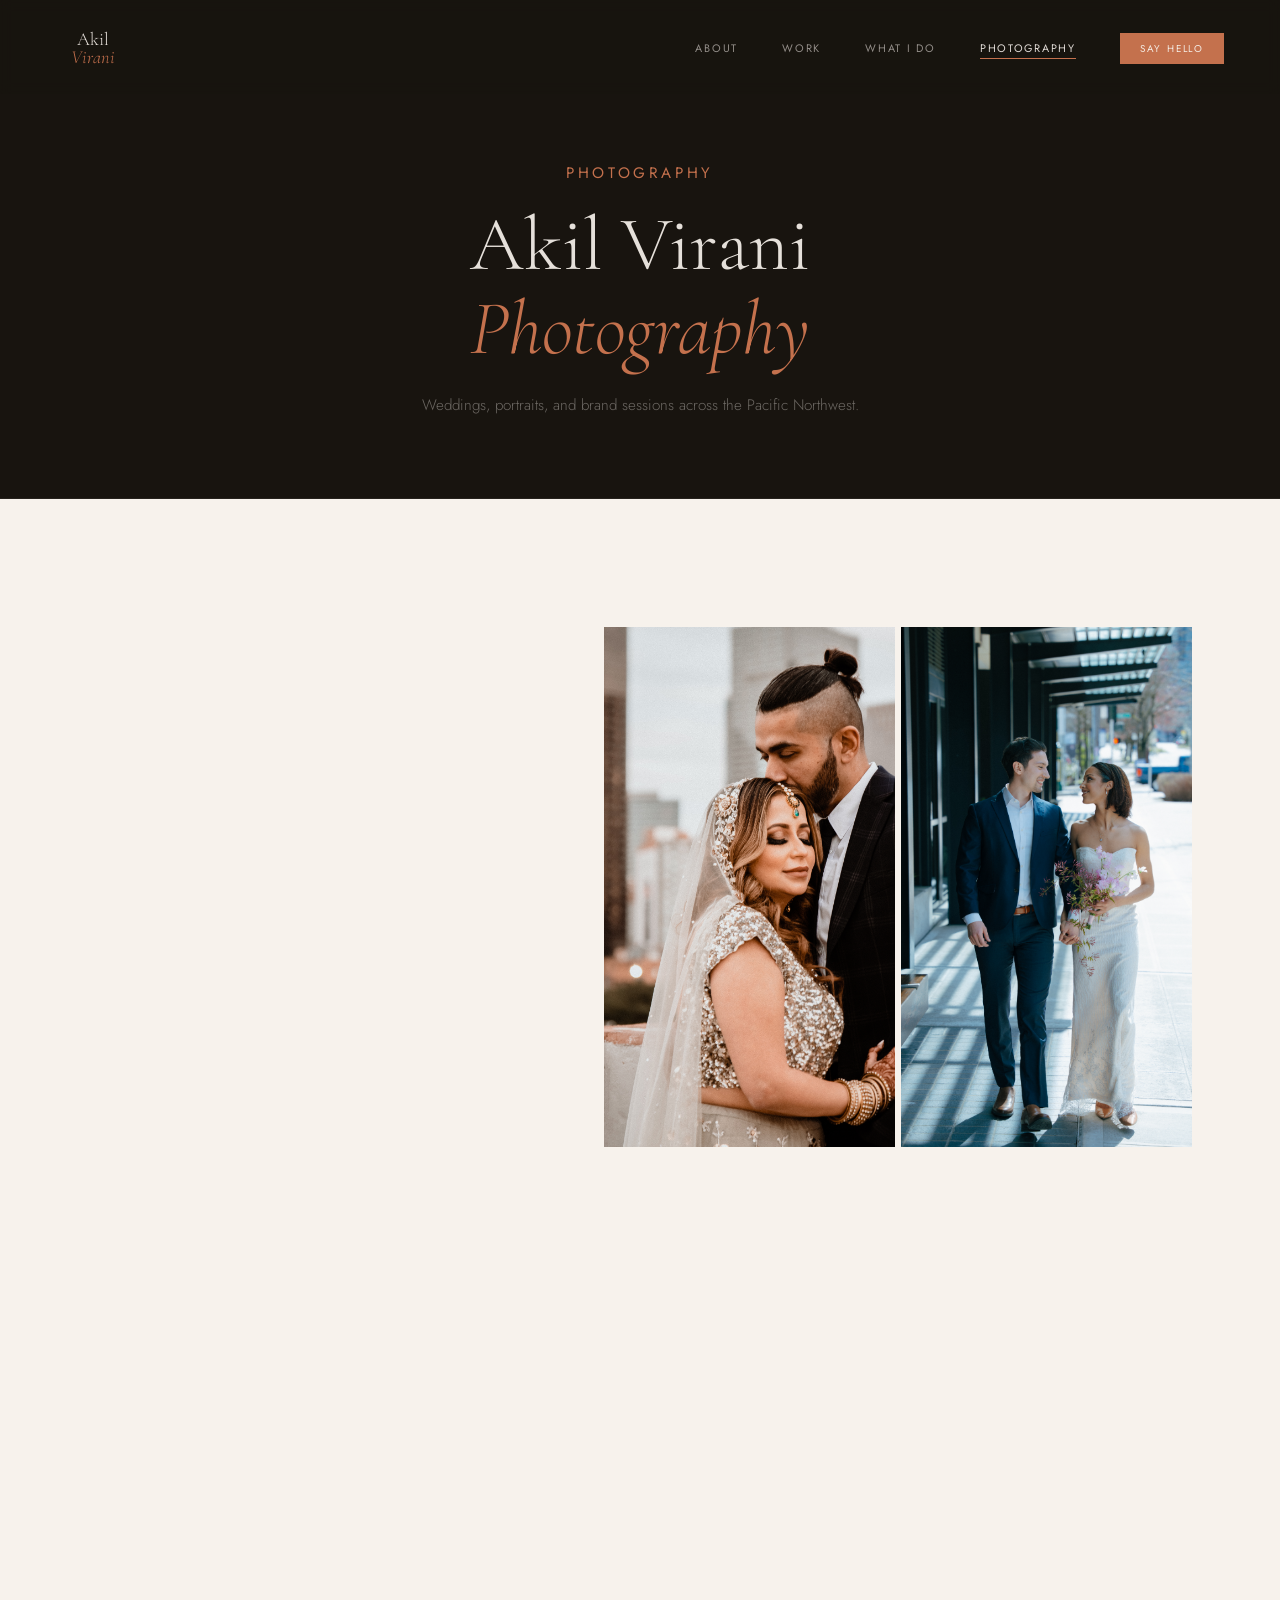
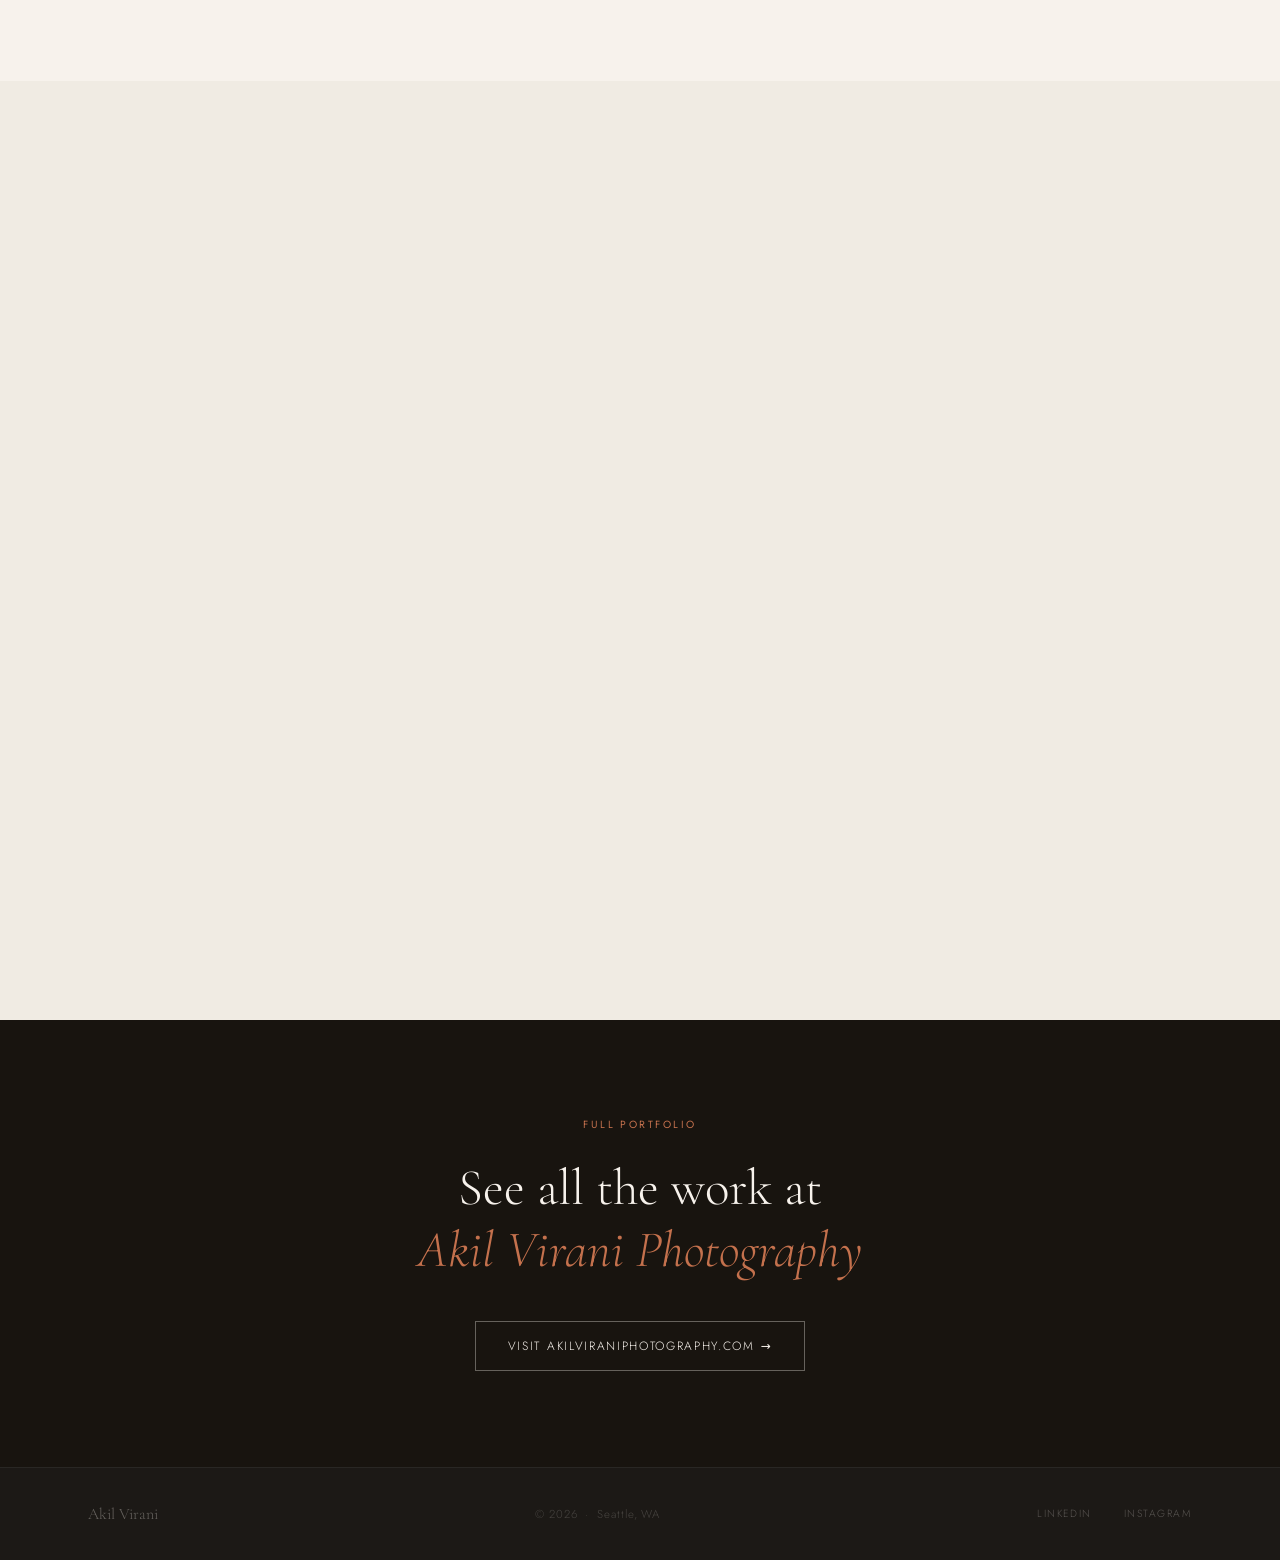
<file: photography.html>
<!DOCTYPE html>
<html lang="en">
<head>
  <meta charset="UTF-8" />
  <meta name="viewport" content="width=device-width, initial-scale=1.0" />
  <title>Photography — Akil Virani</title>
  <link rel="preconnect" href="https://fonts.googleapis.com" />
  <link rel="preconnect" href="https://fonts.gstatic.com" crossorigin />
  <link href="https://fonts.googleapis.com/css2?family=Cormorant+Garamond:ital,wght@0,300;0,400;0,600;1,300;1,400;1,600&family=Jost:wght@300;400;500&display=swap" rel="stylesheet" />
  <link rel="stylesheet" href="styles.css" />
</head>
<body>

  <nav class="nav scrolled" id="nav">
    <a href="index.html" class="nav-wordmark">
      <svg class="nav-logo-svg" viewBox="0 0 120 62" xmlns="http://www.w3.org/2000/svg">
        <text x="60" y="28" font-family="Cormorant Garamond, Georgia, serif" font-size="30" font-weight="300" text-anchor="middle" fill="rgba(247,242,236,0.92)">Akil</text>
        <text x="60" y="57" font-family="Cormorant Garamond, Georgia, serif" font-size="30" font-style="italic" font-weight="300" text-anchor="middle" fill="#c4714d">Virani</text>
      </svg>
    </a>
    <ul class="nav-links">
      <li><a href="about.html">About</a></li>
      <li><a href="work.html">Work</a></li>
      <li><a href="what-i-do.html">What I Do</a></li>
      <li><a href="photography.html" class="active">Photography</a></li>
      <li><a href="contact.html" class="nav-cta">Say Hello</a></li>
    </ul>
    <button class="nav-toggle" id="navToggle" aria-label="Menu">
      <span></span><span></span>
    </button>
  </nav>

  <div class="mobile-menu" id="mobileMenu">
    <button class="mobile-close" id="mobileClose">✕</button>
    <ul>
      <li><a href="about.html"       class="mobile-link">About</a></li>
      <li><a href="work.html"        class="mobile-link">Work</a></li>
      <li><a href="what-i-do.html"  class="mobile-link">What I Do</a></li>
      <li><a href="photography.html" class="mobile-link">Photography</a></li>
      <li><a href="contact.html"     class="mobile-link">Contact</a></li>
    </ul>
  </div>

  <section class="page-hero">
    <div class="container-narrow">
      <p class="eyebrow">Photography</p>
      <h1>Akil Virani<br /><em>Photography</em></h1>
      <p>Weddings, portraits, and brand sessions across the Pacific Northwest.</p>
    </div>
  </section>

  <!-- Photo grid -->
  <section class="photography section">
    <div class="container">
      <div class="photography-inner" style="grid-template-columns: 1.4fr 1fr; direction: rtl;">
        <div class="photography-grid" style="direction: ltr;">
          <div class="pg-1 fade-up">
            <img src="images/AVP Couple downtown.jpg" alt="Wedding couple" class="pg-img" style="object-position: 62% 15%;" />
          </div>
          <div class="pg-2 fade-up">
            <img src="images/AVP Sea couple 2.jpg" alt="Couples by the water" class="pg-img" style="object-position: center top;" />
          </div>
          <div class="pg-3 fade-up">
            <img src="images/AVP bride sitting smiling.jpg" alt="Bridal portrait" class="pg-img" style="object-position: center 40%;" />
          </div>
        </div>
        <div class="photography-header fade-up" style="direction: ltr;">
          <p class="eyebrow">The Work</p>
          <h2>Every frame<br /><em>intentional</em></h2>
          <p class="photography-sub">
            I shoot weddings, couples, portraits, and personal branding sessions with the
            same intention — make it feel true. Warm, cinematic, and rooted in real moments.
            Shot on Sony A7 IV, edited by hand.
          </p>
          <a href="https://www.instagram.com/akilviraniphotography" target="_blank" rel="noopener" class="btn-outline light">
            View on Instagram &rarr;
          </a>
        </div>
      </div>
    </div>
  </section>

  <!-- Services -->
  <section class="section" style="background: var(--warm); padding-top: 5rem;">
    <div class="container">
      <div class="section-header fade-up">
        <h2>What I<br /><em>shoot</em></h2>
      </div>
      <div class="work-grid">
        <div class="work-card fade-up">
          <div class="work-card-header">
            <span class="work-tag">Most Booked</span>
            <p class="work-company">Weddings</p>
          </div>
          <h3>Weddings &amp;<br />Elopements</h3>
          <p class="work-desc">Full-day coverage from getting ready to the last dance. Candid, cinematic, and completely yours.</p>
          <ul class="work-pillars">
            <li>4–10 hours of coverage</li>
            <li>400+ hand-edited images</li>
            <li>Engagement session available</li>
            <li>Private online gallery</li>
          </ul>
          <div class="work-card-footer">
            <a href="contact.html" class="work-link" style="color: var(--terra); border-color: rgba(196,113,77,0.3);">Inquire &rarr;</a>
          </div>
        </div>
        <div class="work-card work-card--dark fade-up">
          <div class="work-card-header">
            <span class="work-tag">Portraits</span>
            <p class="work-company">Individuals &amp; Couples</p>
          </div>
          <h3>Portraits, Couples<br />&amp; Branding</h3>
          <p class="work-desc">Whether it's a couples session in the PNW or a brand shoot downtown — relaxed, real, and beautifully lit.</p>
          <ul class="work-pillars">
            <li>1–3 hour sessions</li>
            <li>40–80+ edited images</li>
            <li>Multiple looks available</li>
            <li>Commercial use license (branding)</li>
          </ul>
          <div class="work-card-footer">
            <a href="contact.html" class="work-link">Inquire &rarr;</a>
          </div>
        </div>
      </div>
    </div>
  </section>

  <!-- AVP Banner -->
  <section class="avp-banner">
    <div class="container-narrow avp-banner-inner">
      <p class="eyebrow">Full Portfolio</p>
      <h2>See all the work at<br /><em>Akil Virani Photography</em></h2>
      <a href="https://www.akilviraniphotography.com/" target="_blank" rel="noopener" class="avp-banner-btn">
        Visit akilviraniphotography.com &rarr;
      </a>
    </div>
  </section>

  <footer class="footer">
    <div class="container footer-inner">
      <span class="footer-name">Akil Virani</span>
      <span class="footer-copy">&copy; 2026 &nbsp;·&nbsp; Seattle, WA</span>
      <div class="footer-links">
        <a href="https://www.linkedin.com/in/akilvirani/" target="_blank" rel="noopener">LinkedIn</a>
        <a href="https://www.instagram.com/akilvirani/" target="_blank" rel="noopener">Instagram</a>
      </div>
    </div>
  </footer>

  <script src="script.js"></script>
</body>
</html>
</file>
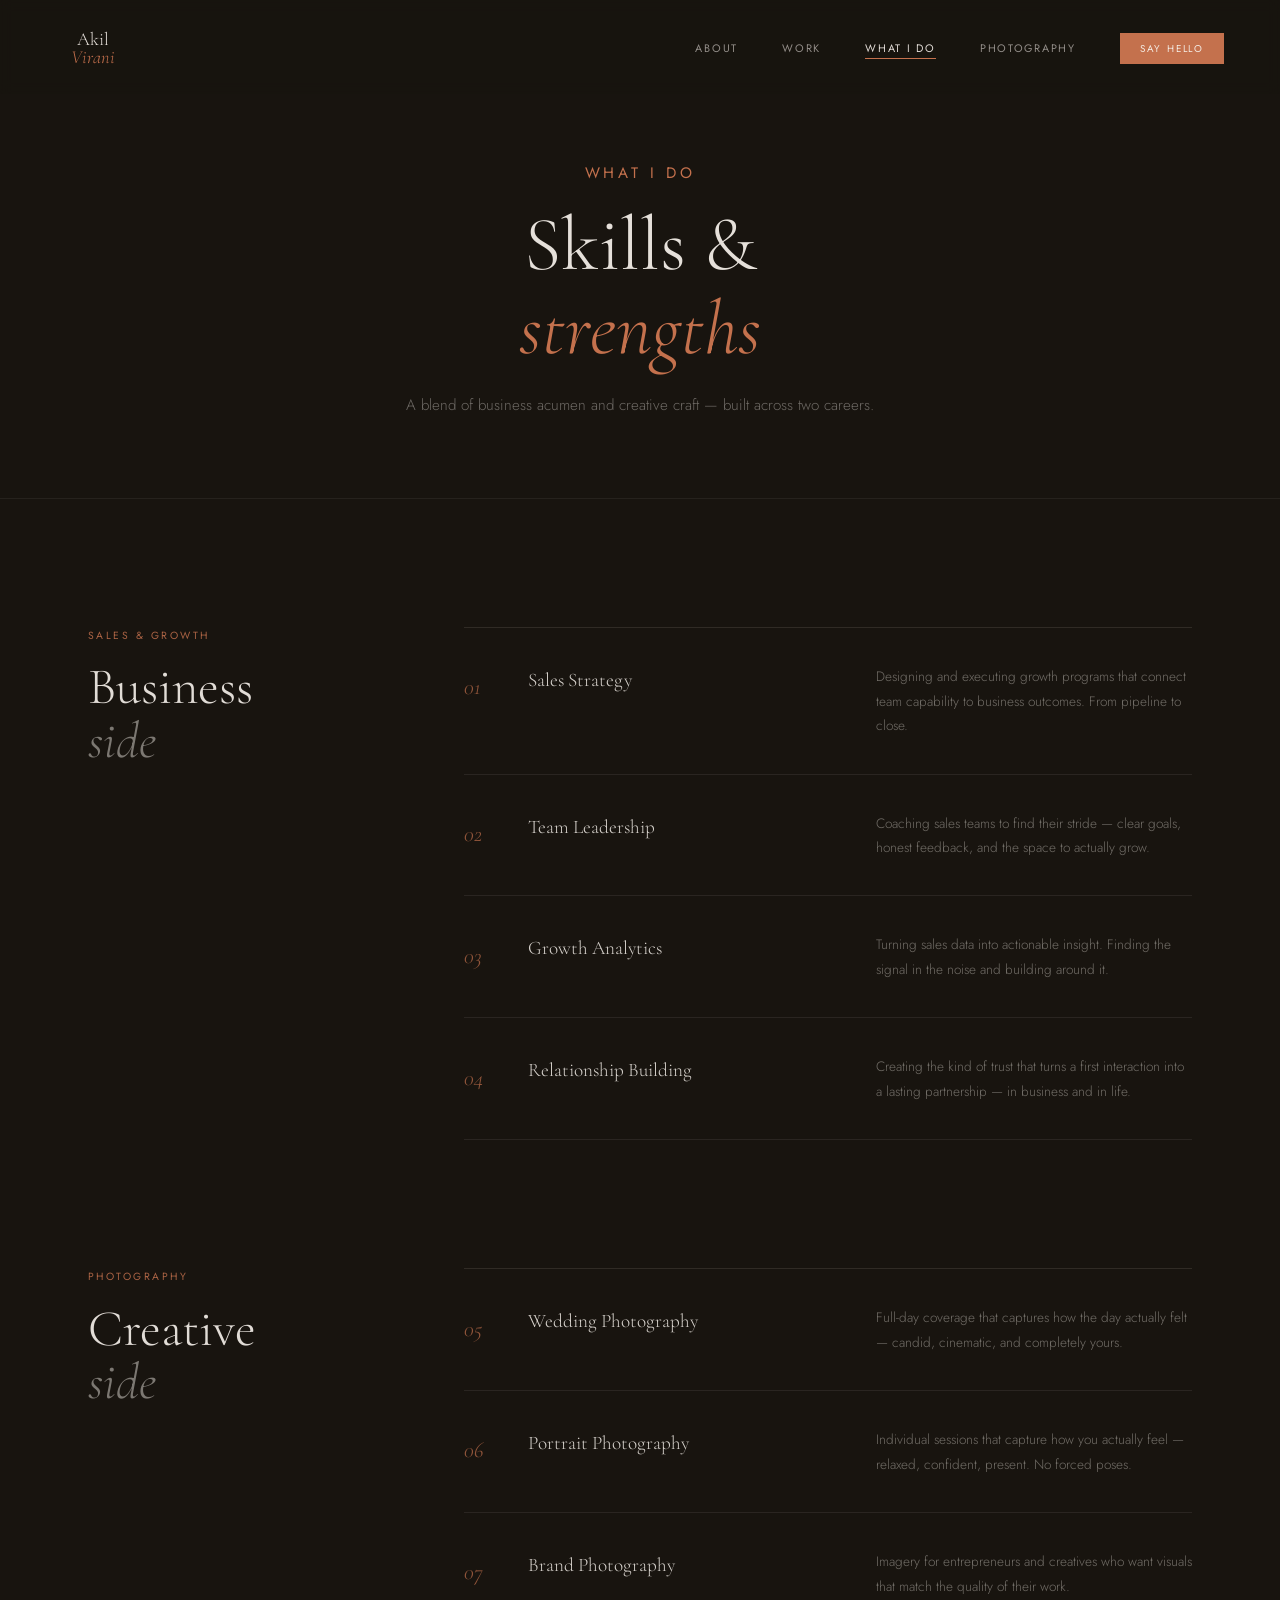
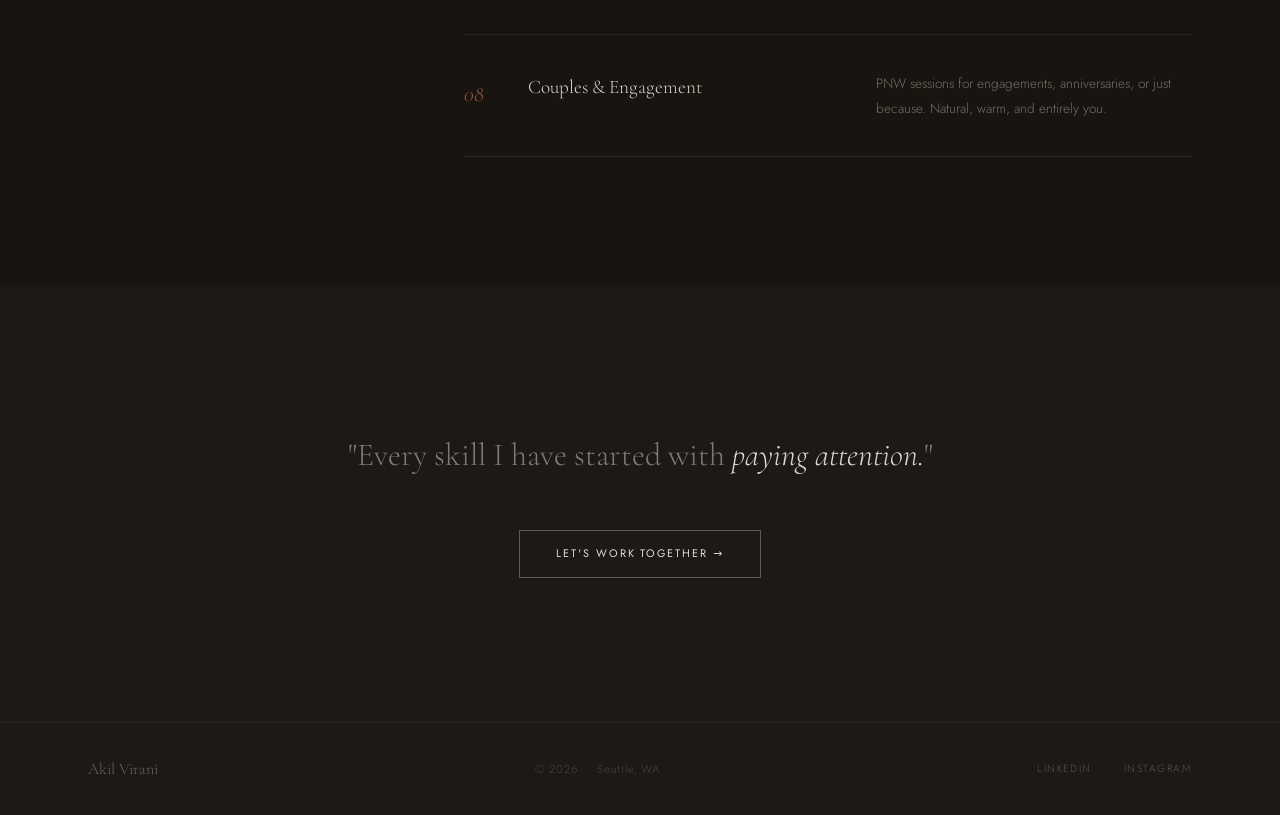
<file: what-i-do.html>
<!DOCTYPE html>
<html lang="en">
<head>
  <meta charset="UTF-8" />
  <meta name="viewport" content="width=device-width, initial-scale=1.0" />
  <title>What I Do — Akil Virani</title>
  <link rel="preconnect" href="https://fonts.googleapis.com" />
  <link rel="preconnect" href="https://fonts.gstatic.com" crossorigin />
  <link href="https://fonts.googleapis.com/css2?family=Cormorant+Garamond:ital,wght@0,300;0,400;0,600;1,300;1,400;1,600&family=Jost:wght@300;400;500&display=swap" rel="stylesheet" />
  <link rel="stylesheet" href="styles.css" />
</head>
<body>

  <nav class="nav scrolled" id="nav">
    <a href="index.html" class="nav-wordmark">
      <svg class="nav-logo-svg" viewBox="0 0 120 62" xmlns="http://www.w3.org/2000/svg">
        <text x="60" y="28" font-family="Cormorant Garamond, Georgia, serif" font-size="30" font-weight="300" text-anchor="middle" fill="rgba(247,242,236,0.92)">Akil</text>
        <text x="60" y="57" font-family="Cormorant Garamond, Georgia, serif" font-size="30" font-style="italic" font-weight="300" text-anchor="middle" fill="#c4714d">Virani</text>
      </svg>
    </a>
    <ul class="nav-links">
      <li><a href="about.html">About</a></li>
      <li><a href="work.html">Work</a></li>
      <li><a href="what-i-do.html" class="active">What I Do</a></li>
      <li><a href="photography.html">Photography</a></li>
      <li><a href="contact.html" class="nav-cta">Say Hello</a></li>
    </ul>
    <button class="nav-toggle" id="navToggle" aria-label="Menu">
      <span></span><span></span>
    </button>
  </nav>

  <div class="mobile-menu" id="mobileMenu">
    <button class="mobile-close" id="mobileClose">✕</button>
    <ul>
      <li><a href="about.html"       class="mobile-link">About</a></li>
      <li><a href="work.html"        class="mobile-link">Work</a></li>
      <li><a href="what-i-do.html"  class="mobile-link">What I Do</a></li>
      <li><a href="photography.html" class="mobile-link">Photography</a></li>
      <li><a href="contact.html"     class="mobile-link">Contact</a></li>
    </ul>
  </div>

  <section class="page-hero">
    <div class="container-narrow">
      <p class="eyebrow">What I Do</p>
      <h1>Skills &amp;<br /><em>strengths</em></h1>
      <p>A blend of business acumen and creative craft — built across two careers.</p>
    </div>
  </section>

  <section class="what-i-do section">
    <div class="container">
      <div class="what-i-do-inner">
        <div class="section-header fade-up" style="margin-bottom:0;">
          <p class="eyebrow">Sales &amp; Growth</p>
          <h2>Business<br /><em>side</em></h2>
        </div>
        <div class="skills-list">
          <div class="skill-row fade-up">
            <span class="skill-num">01</span>
            <span class="skill-name">Sales Strategy</span>
            <span class="skill-desc">Designing and executing growth programs that connect team capability to business outcomes. From pipeline to close.</span>
          </div>
          <div class="skill-row fade-up">
            <span class="skill-num">02</span>
            <span class="skill-name">Team Leadership</span>
            <span class="skill-desc">Coaching sales teams to find their stride — clear goals, honest feedback, and the space to actually grow.</span>
          </div>
          <div class="skill-row fade-up">
            <span class="skill-num">03</span>
            <span class="skill-name">Growth Analytics</span>
            <span class="skill-desc">Turning sales data into actionable insight. Finding the signal in the noise and building around it.</span>
          </div>
          <div class="skill-row fade-up">
            <span class="skill-num">04</span>
            <span class="skill-name">Relationship Building</span>
            <span class="skill-desc">Creating the kind of trust that turns a first interaction into a lasting partnership — in business and in life.</span>
          </div>
        </div>
      </div>
    </div>
  </section>

  <section class="what-i-do section" style="padding-top:0;">
    <div class="container">
      <div class="what-i-do-inner">
        <div class="section-header fade-up" style="margin-bottom:0;">
          <p class="eyebrow">Photography</p>
          <h2>Creative<br /><em>side</em></h2>
        </div>
        <div class="skills-list">
          <div class="skill-row fade-up">
            <span class="skill-num">05</span>
            <span class="skill-name">Wedding Photography</span>
            <span class="skill-desc">Full-day coverage that captures how the day actually felt — candid, cinematic, and completely yours.</span>
          </div>
          <div class="skill-row fade-up">
            <span class="skill-num">06</span>
            <span class="skill-name">Portrait Photography</span>
            <span class="skill-desc">Individual sessions that capture how you actually feel — relaxed, confident, present. No forced poses.</span>
          </div>
          <div class="skill-row fade-up">
            <span class="skill-num">07</span>
            <span class="skill-name">Brand Photography</span>
            <span class="skill-desc">Imagery for entrepreneurs and creatives who want visuals that match the quality of their work.</span>
          </div>
          <div class="skill-row fade-up">
            <span class="skill-num">08</span>
            <span class="skill-name">Couples &amp; Engagement</span>
            <span class="skill-desc">PNW sessions for engagements, anniversaries, or just because. Natural, warm, and entirely you.</span>
          </div>
        </div>
      </div>
    </div>
  </section>

  <!-- CTA -->
  <section class="quote-band">
    <div class="container-narrow" style="text-align:center;">
      <blockquote class="fade-up">
        "Every skill I have started with <em>paying attention.</em>"
      </blockquote>
      <div style="margin-top:3rem;" class="fade-up">
        <a href="contact.html" class="btn-outline">Let's work together &rarr;</a>
      </div>
    </div>
  </section>

  <footer class="footer">
    <div class="container footer-inner">
      <span class="footer-name">Akil Virani</span>
      <span class="footer-copy">&copy; 2026 &nbsp;·&nbsp; Seattle, WA</span>
      <div class="footer-links">
        <a href="https://www.linkedin.com/in/akilvirani/" target="_blank" rel="noopener">LinkedIn</a>
        <a href="https://www.instagram.com/akilvirani/" target="_blank" rel="noopener">Instagram</a>
      </div>
    </div>
  </footer>

  <script src="script.js"></script>
</body>
</html>
</file>
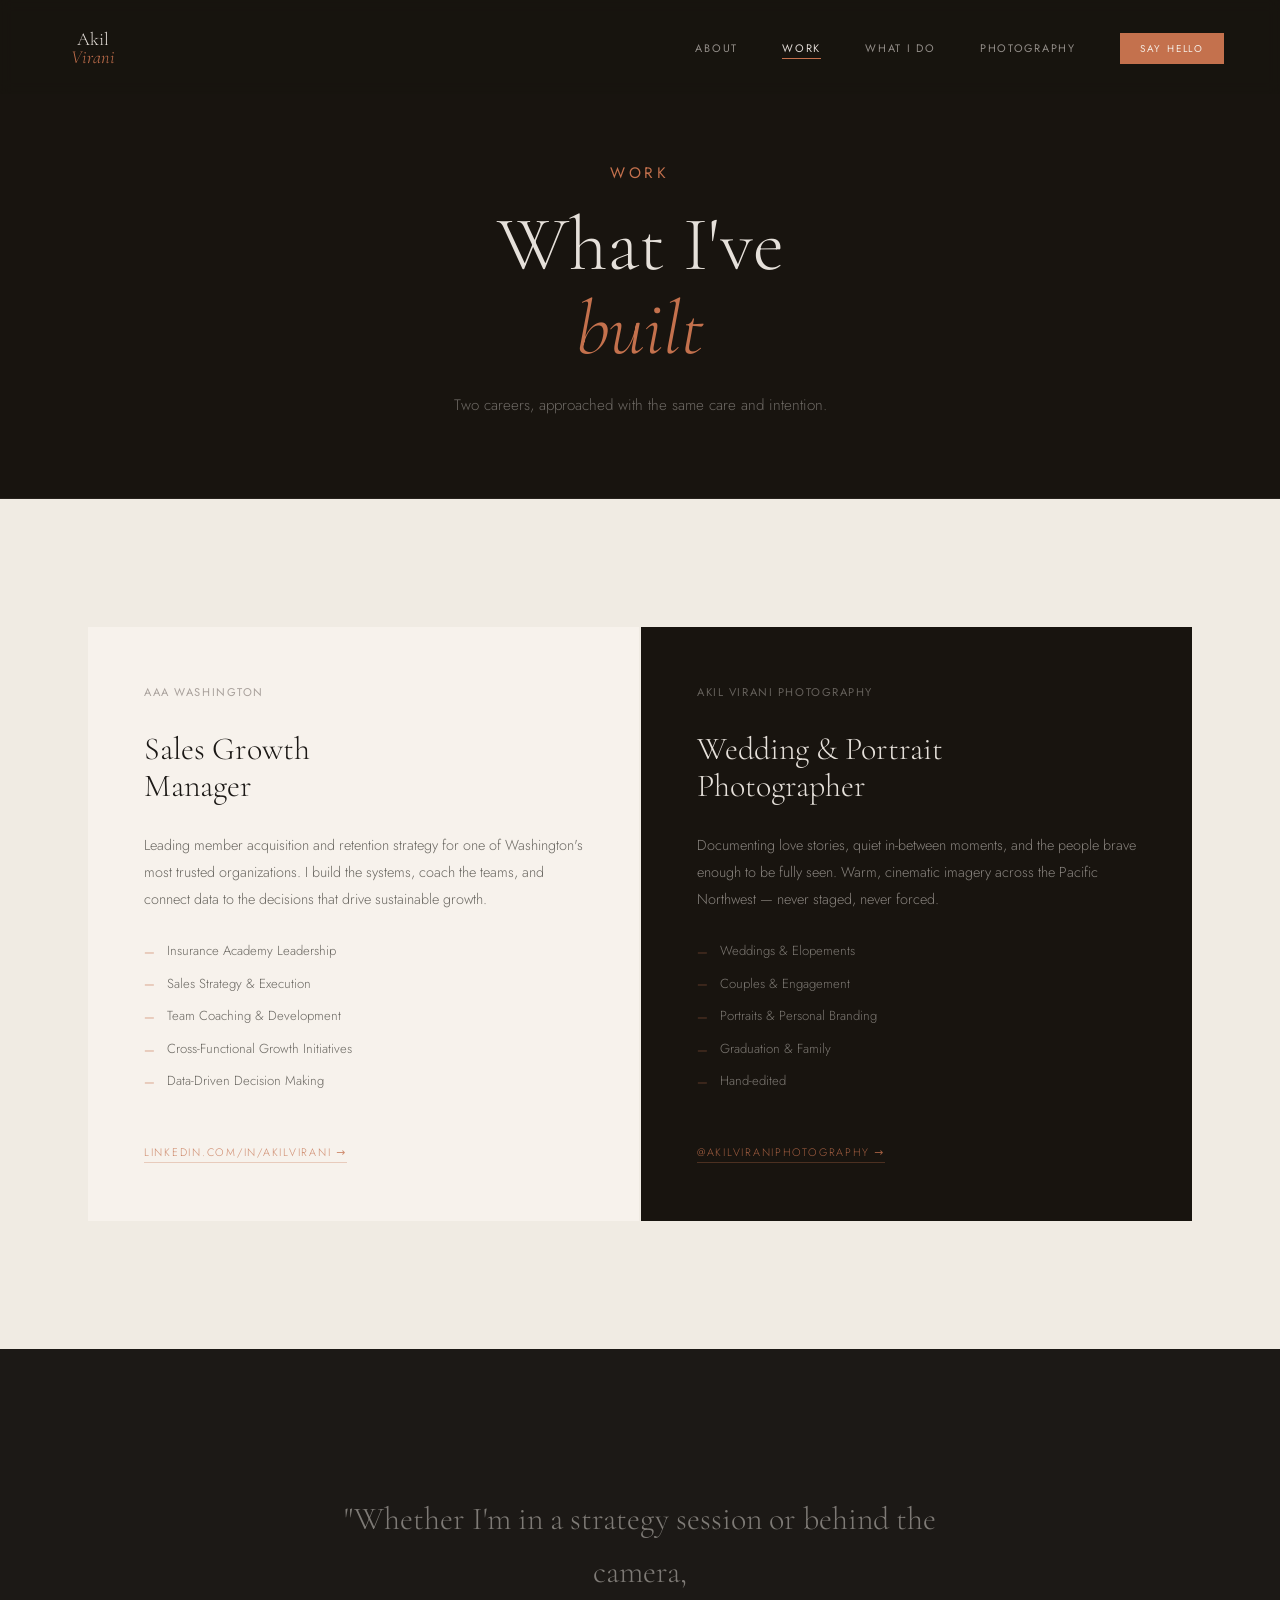
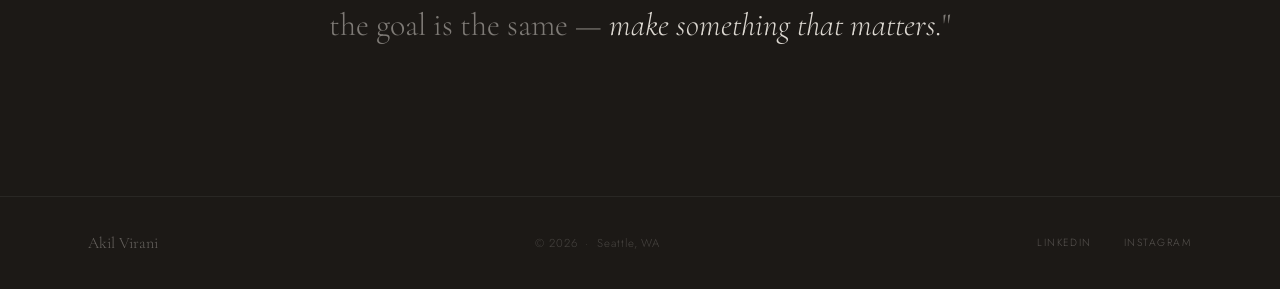
<file: work.html>
<!DOCTYPE html>
<html lang="en">
<head>
  <meta charset="UTF-8" />
  <meta name="viewport" content="width=device-width, initial-scale=1.0" />
  <title>Work — Akil Virani</title>
  <link rel="preconnect" href="https://fonts.googleapis.com" />
  <link rel="preconnect" href="https://fonts.gstatic.com" crossorigin />
  <link href="https://fonts.googleapis.com/css2?family=Cormorant+Garamond:ital,wght@0,300;0,400;0,600;1,300;1,400;1,600&family=Jost:wght@300;400;500&display=swap" rel="stylesheet" />
  <link rel="stylesheet" href="styles.css" />
</head>
<body>

  <nav class="nav scrolled" id="nav">
    <a href="index.html" class="nav-wordmark">
      <svg class="nav-logo-svg" viewBox="0 0 120 62" xmlns="http://www.w3.org/2000/svg">
        <text x="60" y="28" font-family="Cormorant Garamond, Georgia, serif" font-size="30" font-weight="300" text-anchor="middle" fill="rgba(247,242,236,0.92)">Akil</text>
        <text x="60" y="57" font-family="Cormorant Garamond, Georgia, serif" font-size="30" font-style="italic" font-weight="300" text-anchor="middle" fill="#c4714d">Virani</text>
      </svg>
    </a>
    <ul class="nav-links">
      <li><a href="about.html">About</a></li>
      <li><a href="work.html" class="active">Work</a></li>
      <li><a href="what-i-do.html">What I Do</a></li>
      <li><a href="photography.html">Photography</a></li>
      <li><a href="contact.html" class="nav-cta">Say Hello</a></li>
    </ul>
    <button class="nav-toggle" id="navToggle" aria-label="Menu">
      <span></span><span></span>
    </button>
  </nav>

  <div class="mobile-menu" id="mobileMenu">
    <button class="mobile-close" id="mobileClose">✕</button>
    <ul>
      <li><a href="about.html"       class="mobile-link">About</a></li>
      <li><a href="work.html"        class="mobile-link">Work</a></li>
      <li><a href="what-i-do.html"  class="mobile-link">What I Do</a></li>
      <li><a href="photography.html" class="mobile-link">Photography</a></li>
      <li><a href="contact.html"     class="mobile-link">Contact</a></li>
    </ul>
  </div>

  <section class="page-hero">
    <div class="container-narrow">
      <p class="eyebrow">Work</p>
      <h1>What I've<br /><em>built</em></h1>
      <p>Two careers, approached with the same care and intention.</p>
    </div>
  </section>

  <section class="work section" id="work">
    <div class="container">
      <div class="work-grid">

        <div class="work-card fade-up">
          <div class="work-card-header">
            <p class="work-company">AAA Washington</p>
          </div>
          <h3>Sales Growth<br />Manager</h3>
          <p class="work-desc">
            Leading member acquisition and retention strategy for one of Washington's most
            trusted organizations. I build the systems, coach the teams, and connect data
            to the decisions that drive sustainable growth.
          </p>
          <ul class="work-pillars">
            <li>Insurance Academy Leadership</li>
            <li>Sales Strategy &amp; Execution</li>
            <li>Team Coaching &amp; Development</li>
            <li>Cross-Functional Growth Initiatives</li>
            <li>Data-Driven Decision Making</li>
          </ul>
          <div class="work-card-footer">
            <a href="https://www.linkedin.com/in/akilvirani/" target="_blank" rel="noopener" class="work-link">
              linkedin.com/in/akilvirani &rarr;
            </a>
          </div>
        </div>

        <div class="work-card work-card--dark fade-up">
          <div class="work-card-header">
            <p class="work-company">Akil Virani Photography</p>
          </div>
          <h3>Wedding &amp; Portrait<br />Photographer</h3>
          <p class="work-desc">
            Documenting love stories, quiet in-between moments, and the people brave enough
            to be fully seen. Warm, cinematic imagery across the Pacific Northwest — never
            staged, never forced.
          </p>
          <ul class="work-pillars">
            <li>Weddings &amp; Elopements</li>
            <li>Couples &amp; Engagement</li>
            <li>Portraits &amp; Personal Branding</li>
            <li>Graduation &amp; Family</li>
            <li>Hand-edited</li>
          </ul>
          <div class="work-card-footer">
            <a href="https://www.instagram.com/akilviraniphotography" target="_blank" rel="noopener" class="work-link">
              @akilviraniphotography &rarr;
            </a>
          </div>
        </div>

      </div>
    </div>
  </section>

  <!-- Quote -->
  <section class="quote-band">
    <div class="container-narrow">
      <blockquote class="fade-up">
        "Whether I'm in a strategy session or behind the camera,<br />
        the goal is the same — <em>make something that matters.</em>"
      </blockquote>
    </div>
  </section>

  <footer class="footer">
    <div class="container footer-inner">
      <span class="footer-name">Akil Virani</span>
      <span class="footer-copy">&copy; 2026 &nbsp;·&nbsp; Seattle, WA</span>
      <div class="footer-links">
        <a href="https://www.linkedin.com/in/akilvirani/" target="_blank" rel="noopener">LinkedIn</a>
        <a href="https://www.instagram.com/akilvirani/" target="_blank" rel="noopener">Instagram</a>
      </div>
    </div>
  </footer>

  <script src="script.js"></script>
</body>
</html>
</file>
<file: styles.css>
/* ── Reset ── */
*, *::before, *::after { box-sizing: border-box; margin: 0; padding: 0; }

:root {
  --cream:    #f7f2ec;
  --warm:     #f0ebe3;
  --warm2:    #e8e0d6;
  --forest:   #18140f;
  --charcoal: #1c1916;
  --mid:      #6b6862;
  --muted:    #a8a09b;
  --terra:    #c4714d;
  --serif:    'Cormorant Garamond', Georgia, serif;
  --sans:     'Jost', system-ui, sans-serif;
  --ease:     0.4s cubic-bezier(0.25, 0.1, 0.25, 1);
}

html { scroll-behavior: smooth; }

body {
  background: var(--cream);
  color: var(--charcoal);
  font-family: var(--sans);
  font-weight: 300;
  line-height: 1.75;
  -webkit-font-smoothing: antialiased;
}

a { color: inherit; text-decoration: none; }
img { display: block; width: 100%; object-fit: cover; }

.container        { max-width: 1200px; margin: 0 auto; padding: 0 3rem; }
.container-narrow { max-width: 760px;  margin: 0 auto; padding: 0 3rem; }

/* ── Eyebrow ── */
.eyebrow {
  font-size: 0.65rem;
  font-weight: 400;
  letter-spacing: 0.24em;
  text-transform: uppercase;
  color: var(--terra);
}

/* ── Fade animations ── */
.fade-up {
  opacity: 0;
  transform: translateY(28px);
  transition: opacity 0.75s ease, transform 0.75s ease;
}
.fade-right {
  opacity: 0;
  transform: translateX(28px);
  transition: opacity 0.85s ease, transform 0.85s ease;
}
.fade-up.visible,
.fade-right.visible { opacity: 1; transform: translate(0); }

/* ── Buttons ── */
.btn-outline {
  display: inline-block;
  font-size: 0.68rem;
  font-weight: 400;
  letter-spacing: 0.18em;
  text-transform: uppercase;
  color: rgba(247,242,236,0.9);
  border: 1px solid rgba(247,242,236,0.3);
  padding: 0.85rem 2.25rem;
  transition: border-color var(--ease), color var(--ease), background var(--ease);
}
.btn-outline:hover {
  border-color: rgba(247,242,236,0.9);
  background: rgba(247,242,236,0.1);
}

/* Light variant used in photography section */
.btn-outline.light {
  color: var(--charcoal);
  border-color: rgba(30,45,37,0.3);
}
.btn-outline.light:hover {
  border-color: var(--charcoal);
  background: var(--charcoal);
  color: var(--cream);
}

.btn-ghost {
  display: inline-block;
  font-size: 0.68rem;
  font-weight: 400;
  letter-spacing: 0.18em;
  text-transform: uppercase;
  color: rgba(247,242,236,0.55);
  padding: 0.85rem 0;
  border-bottom: 1px solid rgba(196,113,77,0.35);
  transition: color var(--ease), border-color var(--ease);
}
.btn-ghost:hover { color: rgba(247,242,236,0.9); border-color: var(--terra); }

/* ══════════════════════════════════════
   NAV  (sits over dark hero by default)
══════════════════════════════════════ */
.nav {
  position: fixed;
  top: 0; left: 0; right: 0;
  z-index: 100;
  display: flex;
  align-items: center;
  justify-content: space-between;
  padding: 1.75rem 3.5rem;
  background: rgba(24,20,15,0.55);
  backdrop-filter: blur(6px);
  transition: padding var(--ease), background var(--ease), box-shadow var(--ease);
}
.nav.scrolled {
  padding: 1.1rem 3.5rem;
  background: rgba(24,20,15,0.97);
  backdrop-filter: blur(8px);
  box-shadow: 0 1px 0 rgba(0,0,0,0.25);
}

.nav-wordmark {
  display: flex;
  align-items: center;
  flex-shrink: 0;
}
.nav-logo-svg {
  height: 38px;
  width: auto;
  display: block;
}

.nav-links {
  display: flex;
  align-items: center;
  gap: 2.75rem;
  list-style: none;
}
.nav-links a {
  font-size: 0.68rem;
  font-weight: 400;
  letter-spacing: 0.16em;
  text-transform: uppercase;
  color: rgba(247,242,236,0.55);
  transition: color var(--ease);
  position: relative;
}
.nav-links a::after {
  content: '';
  position: absolute;
  bottom: -3px; left: 0; right: 0;
  height: 1px;
  background: var(--terra);
  transform: scaleX(0);
  transition: transform var(--ease);
}
.nav-links a:hover { color: rgba(247,242,236,0.9); }
.nav-links a:hover::after { transform: scaleX(1); }

.nav-cta {
  background: var(--terra) !important;
  color: rgba(247,242,236,0.95) !important;
  border: none !important;
  padding: 0.5rem 1.25rem !important;
  font-size: 0.62rem !important;
  letter-spacing: 0.18em !important;
  transition: background var(--ease) !important;
}
.nav-cta::after { display: none !important; }
.nav-cta:hover {
  background: #b5633f !important;
  color: #fff !important;
}

.nav-toggle {
  display: none;
  flex-direction: column;
  gap: 6px;
  background: none;
  border: none;
  cursor: pointer;
  padding: 4px;
}
.nav-toggle span {
  display: block;
  width: 22px; height: 1px;
  background: rgba(247,242,236,0.8);
}

/* ── Mobile Menu ── */
.mobile-menu {
  display: none;
  position: fixed;
  inset: 0;
  z-index: 200;
  background: var(--forest);
  flex-direction: column;
  align-items: center;
  justify-content: center;
  gap: 2rem;
}
.mobile-menu.open { display: flex; }
.mobile-menu ul   { list-style: none; text-align: center; }
.mobile-menu li   { margin-bottom: 2rem; }
.mobile-link {
  font-family: var(--serif);
  font-size: 2.5rem;
  font-weight: 300;
  color: rgba(247,242,236,0.9);
  letter-spacing: 0.02em;
}
.mobile-close {
  position: absolute;
  top: 2rem; right: 2.5rem;
  background: none;
  border: none;
  font-size: 1.1rem;
  color: rgba(247,242,236,0.45);
  cursor: pointer;
}

/* ══════════════════════════════════════
   PAGE HERO (sub-pages)
══════════════════════════════════════ */
.page-hero {
  background: var(--forest);
  padding: 140px 0 80px;
  text-align: center;
  border-bottom: 1px solid rgba(255,255,255,0.06);
}
.page-hero .eyebrow { margin-bottom: 1rem; color: var(--terra); }
.page-hero h1 {
  font-family: var(--serif);
  font-size: clamp(2.75rem, 6vw, 5rem);
  font-weight: 300;
  line-height: 1.1;
  color: rgba(247,242,236,0.92);
}
.page-hero h1 em { font-style: italic; color: var(--terra); }
.page-hero p {
  margin-top: 1.25rem;
  font-size: 0.95rem;
  color: rgba(247,242,236,0.38);
  max-width: 480px;
  margin-left: auto;
  margin-right: auto;
}

/* active nav link */
.nav-links a.active { color: rgba(247,242,236,0.9); }
.nav-links a.active::after { transform: scaleX(1); }

/* ══════════════════════════════════════
   HERO
══════════════════════════════════════ */
.hero {
  height: 100vh;
  min-height: 680px;
  display: grid;
  grid-template-columns: 1fr 1fr;
  position: relative;
}

.hero-text {
  display: flex;
  flex-direction: column;
  justify-content: center;
  padding: 10rem 5rem 8rem 7rem;
  background: var(--forest);
}

.hero-text .eyebrow { margin-bottom: 1.5rem; }

.hero-text h1 {
  font-family: var(--serif);
  font-size: clamp(4rem, 7vw, 7.5rem);
  font-weight: 300;
  line-height: 0.95;
  color: rgba(247,242,236,0.95);
  margin-bottom: 2rem;
}
.hero-text h1 em {
  font-style: italic;
  color: var(--terra);
}

.hero-roles {
  display: flex;
  flex-direction: column;
  align-items: flex-start;
  gap: 0.5rem;
  margin-bottom: 3rem;
}
.hero-role-tag {
  display: inline-flex;
  align-items: center;
  gap: 0.75rem;
  background: var(--terra);
  padding: 0.45rem 1rem;
  font-size: 0.62rem;
  font-weight: 400;
  letter-spacing: 0.2em;
  text-transform: uppercase;
  color: rgba(247,242,236,0.92);
}
.hero-role-tag .sep { opacity: 0.55; }

.hero-actions {
  display: flex;
  align-items: center;
  gap: 2.5rem;
}

.hero-image {
  position: relative;
  overflow: hidden;
}
.hero-image img {
  position: absolute;
  inset: 0;
  width: 100%;
  height: 100%;
  object-fit: cover;
  object-position: top center;
}

.hero-scroll {
  position: absolute;
  bottom: 2.5rem;
  left: 25%; /* center of forest panel */
  transform: translateX(-50%);
  z-index: 2;
  display: flex;
  flex-direction: column;
  align-items: center;
}
.scroll-line {
  width: 1px;
  height: 56px;
  background: linear-gradient(to bottom, var(--terra), transparent);
  animation: scroll-pulse 2.2s ease-in-out infinite;
}
@keyframes scroll-pulse {
  0%, 100% { opacity: 0.35; }
  50%       { opacity: 0.9; }
}

/* ── Hero image card overlay ── */
.hero-image-card {
  position: absolute;
  bottom: 13%;
  left: 0;
  right: 0;
  z-index: 2;
  padding: 1.75rem 2.5rem;
  background: var(--forest);
}
.hero-image-card .eyebrow {
  color: rgba(196,113,77,0.85);
  margin-bottom: 0.75rem;
  font-size: 0.58rem;
}
.hero-image-card p {
  font-family: var(--serif);
  font-size: clamp(1.35rem, 2vw, 1.75rem);
  font-weight: 600;
  line-height: 1.35;
  color: rgba(247,242,236,0.92);
}

/* ── Hero stats bar ── */
.hero-stats {
  display: grid;
  grid-template-columns: repeat(5, 1fr);
  background: var(--warm);
  border-bottom: 1px solid rgba(30,20,15,0.09);
}
.hero-stat {
  padding: 2rem 2.5rem;
  border-right: 1px solid rgba(30,20,15,0.09);
  display: flex;
  flex-direction: column;
  gap: 0.4rem;
}
.hero-stat:last-child { border-right: none; }
.hero-stat-value {
  font-family: var(--sans);
  font-size: 1.5rem;
  font-weight: 500;
  color: var(--charcoal);
  letter-spacing: 0.02em;
}
.hero-stat-label {
  font-size: 0.6rem;
  font-weight: 400;
  letter-spacing: 0.18em;
  text-transform: uppercase;
  color: var(--muted);
}

@media (max-width: 1024px) {
  .hero-image-card { padding: 2rem 1.75rem 1.75rem; }
  .hero-stats { grid-template-columns: repeat(3, 1fr); }
  .hero-stat:nth-child(3) { border-right: none; }
  .hero-stat:nth-child(4) { border-top: 1px solid rgba(30,20,15,0.09); }
  .hero-stat:nth-child(5) { border-top: 1px solid rgba(30,20,15,0.09); }
}
@media (max-width: 600px) {
  .hero-image-card { display: none; }
  .hero-stats { grid-template-columns: repeat(2, 1fr); }
  .hero-stat:nth-child(2n) { border-right: none; }
  .hero-stat:nth-child(3) { border-right: 1px solid rgba(30,20,15,0.09); border-top: 1px solid rgba(30,20,15,0.09); }
  .hero-stat:nth-child(n+3) { border-top: 1px solid rgba(30,20,15,0.09); }
}

/* ── Home intro (below hero on home page) ── */
.home-intro {
  padding: 6rem 0;
  text-align: center;
  border-bottom: 1px solid rgba(30,20,15,0.1);
}
.home-intro p {
  font-family: var(--serif);
  font-size: clamp(1.25rem, 2.5vw, 1.75rem);
  font-style: italic;
  font-weight: 300;
  color: var(--mid);
  line-height: 1.65;
  margin-bottom: 3rem;
}
.home-intro-nav {
  display: flex;
  justify-content: center;
  gap: 3rem;
  flex-wrap: wrap;
}
.home-intro-nav a {
  font-size: 0.68rem;
  font-weight: 400;
  letter-spacing: 0.18em;
  text-transform: uppercase;
  color: var(--mid);
  border-bottom: 1px solid rgba(196,113,77,0.3);
  padding-bottom: 2px;
  transition: color var(--ease), border-color var(--ease);
}
.home-intro-nav a:hover { color: var(--charcoal); border-color: var(--terra); }

/* ══════════════════════════════════════
   SECTION SHARED
══════════════════════════════════════ */
.section { padding: 8rem 0; }

.section-header { margin-bottom: 5rem; }
.section-header .eyebrow { margin-bottom: 1rem; }
.section-header h2 {
  font-family: var(--serif);
  font-size: clamp(2.5rem, 4vw, 3.75rem);
  font-weight: 300;
  line-height: 1.05;
}
.section-header h2 em { font-style: italic; }

/* ── Who I Am section ── */
.who-eyebrow {
  display: flex;
  align-items: center;
  gap: 1rem;
  margin-bottom: 2rem;
}
.who-eyebrow span {
  font-size: 0.65rem;
  font-weight: 400;
  letter-spacing: 0.24em;
  text-transform: uppercase;
  color: var(--terra);
  white-space: nowrap;
}
.who-line {
  width: 60px;
  height: 1px;
  background: var(--terra);
  flex-shrink: 0;
}

.about-who { padding: 6rem 0 5rem; background: var(--cream); }
.about-who h2 {
  font-family: var(--serif);
  font-size: clamp(3rem, 6vw, 5rem);
  font-weight: 400;
  color: var(--charcoal);
  line-height: 1.1;
  margin-bottom: 3rem;
}
.about-bio-grid {
  display: grid;
  grid-template-columns: 1fr 1fr;
  gap: 3.5rem;
  margin-bottom: 3.5rem;
}
.about-bio-grid p {
  font-size: 1rem;
  color: var(--mid);
  line-height: 1.85;
}
.about-bio-grid p strong {
  font-weight: 500;
  color: var(--charcoal);
}
.about-tags {
  display: flex;
  flex-wrap: wrap;
  justify-content: center;
  gap: 0.6rem;
  margin: 3rem 0 1.5rem;
}
.about-tag {
  font-size: 0.6rem;
  font-weight: 400;
  letter-spacing: 0.18em;
  text-transform: uppercase;
  color: var(--charcoal);
  border: 1px solid rgba(30,20,15,0.22);
  padding: 0.5rem 1rem;
  transition: background var(--ease), border-color var(--ease);
}
.about-tag:hover {
  background: var(--charcoal);
  color: var(--cream);
  border-color: var(--charcoal);
}

/* ── About detail cards ── */
.about-details {
  display: grid;
  grid-template-columns: repeat(3, 1fr);
  gap: 0;
  border-top: 1px solid rgba(30,20,15,0.1);
}
.about-detail {
  padding: 2.5rem 2.5rem 2.5rem 0;
  border-right: 1px solid rgba(30,20,15,0.1);
}
.about-detail:last-child { border-right: none; padding-left: 2.5rem; padding-right: 0; }
.about-detail:nth-child(2) { padding-left: 2.5rem; }
.about-detail h4 {
  font-family: var(--serif);
  font-size: 1.2rem;
  font-weight: 300;
  margin: 0.5rem 0 0.75rem;
}
.about-detail p { font-size: 0.875rem; color: var(--mid); line-height: 1.8; }

@media (max-width: 768px) {
  .about-bio-grid { grid-template-columns: 1fr; gap: 1.5rem; }
  .about-details { grid-template-columns: 1fr; }
  .about-detail { border-right: none !important; padding-left: 0 !important; border-top: 1px solid rgba(30,20,15,0.1); }
  .about-detail:first-child { border-top: none; }
}

/* ══════════════════════════════════════
   ABOUT
══════════════════════════════════════ */
.about { background: var(--cream); }

.about-inner {
  display: grid;
  grid-template-columns: 220px 1fr;
  gap: 6rem;
  align-items: start;
}

.about-label .eyebrow { margin-bottom: 1.25rem; }
.label-line {
  width: 1px;
  height: 60px;
  background: var(--terra);
  opacity: 0.45;
}

.about-body h2 {
  font-family: var(--serif);
  font-size: clamp(2.25rem, 4vw, 3.5rem);
  font-weight: 300;
  line-height: 1.1;
  margin-bottom: 2rem;
}
.about-body h2 em { font-style: italic; }

.about-copy p {
  font-size: 1rem;
  color: var(--mid);
  line-height: 1.85;
  margin-bottom: 1.25rem;
  max-width: 600px;
}

.about-stats {
  display: flex;
  gap: 4rem;
  margin-top: 3rem;
  padding-top: 2.5rem;
  border-top: 1px solid rgba(30,45,37,0.12);
}
.stat { display: flex; flex-direction: column; gap: 0.3rem; }
.stat-value {
  font-family: var(--serif);
  font-size: 1.6rem;
  font-weight: 300;
  color: var(--forest);
  letter-spacing: 0.05em;
}
.stat-label {
  font-size: 0.62rem;
  font-weight: 400;
  letter-spacing: 0.2em;
  text-transform: uppercase;
  color: var(--muted);
}

/* ══════════════════════════════════════
   WORK
══════════════════════════════════════ */
.work { background: var(--warm); }

.work .section-header h2 em { color: var(--forest); }

.work-grid {
  display: grid;
  grid-template-columns: 1fr 1fr;
  gap: 2px;
}

.work-card {
  padding: 3.5rem;
  background: var(--cream);
  display: flex;
  flex-direction: column;
  gap: 1.75rem;
  transition: background var(--ease);
}
.work-card:hover { background: var(--warm2); }

.work-card--dark {
  background: var(--forest);
  color: var(--cream);
}
.work-card--dark:hover { background: #201c16; }

.work-card-header {
  display: flex;
  align-items: center;
  gap: 1.25rem;
}
.work-tag {
  font-size: 0.58rem;
  font-weight: 400;
  letter-spacing: 0.22em;
  text-transform: uppercase;
  color: var(--terra);
  border: 1px solid rgba(196,113,77,0.4);
  padding: 0.3rem 0.75rem;
}
.work-card--dark .work-tag {
  color: rgba(196,113,77,0.9);
  border-color: rgba(196,113,77,0.35);
}
.work-company {
  font-size: 0.7rem;
  font-weight: 400;
  letter-spacing: 0.14em;
  text-transform: uppercase;
  color: var(--muted);
}
.work-card--dark .work-company { color: rgba(247,242,236,0.35); }

.work-card h3 {
  font-family: var(--serif);
  font-size: clamp(1.75rem, 2.5vw, 2.25rem);
  font-weight: 300;
  line-height: 1.15;
}
.work-card--dark h3 { color: rgba(247,242,236,0.92); }

.work-desc {
  font-size: 0.9rem;
  color: var(--mid);
  line-height: 1.85;
}
.work-card--dark .work-desc { color: rgba(247,242,236,0.5); }

.work-pillars {
  list-style: none;
  display: flex;
  flex-direction: column;
  gap: 0.6rem;
  flex: 1;
}
.work-pillars li {
  font-size: 0.82rem;
  color: var(--mid);
  display: flex;
  align-items: flex-start;
  gap: 0.75rem;
}
.work-pillars li::before {
  content: '—';
  color: var(--terra);
  flex-shrink: 0;
  font-size: 0.75rem;
  margin-top: 0.1rem;
}
.work-card--dark .work-pillars li { color: rgba(247,242,236,0.45); }
.work-card--dark .work-pillars li::before { color: rgba(196,113,77,0.7); }

.work-card-footer { margin-top: auto; padding-top: 1rem; }
.work-location {
  font-size: 0.68rem;
  letter-spacing: 0.16em;
  text-transform: uppercase;
  color: var(--muted);
}
.work-link {
  font-size: 0.68rem;
  letter-spacing: 0.16em;
  text-transform: uppercase;
  color: rgba(196,113,77,0.8);
  border-bottom: 1px solid rgba(196,113,77,0.3);
  padding-bottom: 2px;
  transition: color var(--ease), border-color var(--ease);
}
.work-link:hover { color: var(--terra); border-color: var(--terra); }

/* ══════════════════════════════════════
   QUOTE
══════════════════════════════════════ */
.quote-band {
  background: var(--charcoal);
  padding: 9rem 0;
  text-align: center;
}
.quote-band blockquote {
  font-family: var(--serif);
  font-size: clamp(1.4rem, 2.8vw, 2rem);
  font-weight: 300;
  line-height: 1.65;
  color: rgba(247,242,236,0.45);
}
.quote-band blockquote em {
  font-style: italic;
  color: rgba(247,242,236,0.88);
}

/* ══════════════════════════════════════
   WHAT I DO
══════════════════════════════════════ */
.what-i-do { background: var(--forest); }

.what-i-do .section-header .eyebrow { color: rgba(196,113,77,0.85); }
.what-i-do .section-header h2 {
  color: rgba(247,242,236,0.9);
}
.what-i-do .section-header h2 em { color: rgba(247,242,236,0.45); }

.what-i-do-inner {
  display: grid;
  grid-template-columns: 280px 1fr;
  gap: 6rem;
  align-items: start;
}

.skills-list {
  border-top: 1px solid rgba(247,242,236,0.1);
}
.skill-row {
  display: grid;
  grid-template-columns: 2rem 1fr 1fr;
  align-items: start;
  gap: 2rem;
  padding: 2.25rem 0;
  border-bottom: 1px solid rgba(247,242,236,0.08);
}
.skill-num {
  font-family: var(--serif);
  font-size: 1.4rem;
  color: var(--terra);
  padding-top: 0.2rem;
  font-style: italic;
  opacity: 0.7;
}
.skill-name {
  font-family: var(--serif);
  font-size: 1.2rem;
  font-weight: 300;
  color: rgba(247,242,236,0.85);
}
.skill-desc {
  font-size: 0.85rem;
  color: rgba(247,242,236,0.4);
  line-height: 1.8;
}

/* ══════════════════════════════════════
   PHOTOGRAPHY
══════════════════════════════════════ */
.avp-banner {
  background: var(--forest);
  padding: 6rem 0;
}
.avp-banner-inner {
  text-align: center;
}
.avp-banner .eyebrow {
  color: var(--terra);
  margin-bottom: 1.5rem;
}
.avp-banner h2 {
  font-family: var(--serif);
  font-size: clamp(2rem, 4vw, 3.5rem);
  font-weight: 300;
  color: var(--cream);
  line-height: 1.2;
  margin-bottom: 2.5rem;
}
.avp-banner h2 em {
  font-style: italic;
  color: var(--terra);
}
.avp-banner-btn {
  display: inline-block;
  font-family: var(--sans);
  font-size: 0.75rem;
  letter-spacing: 0.14em;
  text-transform: uppercase;
  color: var(--cream);
  border: 1px solid rgba(247,242,236,0.35);
  padding: 0.85rem 2rem;
  transition: background var(--ease), border-color var(--ease);
}
.avp-banner-btn:hover {
  background: var(--terra);
  border-color: var(--terra);
}

.photography { background: var(--cream); overflow: hidden; }

.photography-inner {
  display: grid;
  grid-template-columns: 1fr 1.4fr;
  gap: 6rem;
  align-items: center;
}

.photography-header .eyebrow { margin-bottom: 1rem; }
.photography-header h2 {
  font-family: var(--serif);
  font-size: clamp(2.25rem, 3.5vw, 3.5rem);
  font-weight: 300;
  line-height: 1.1;
  margin-bottom: 1.5rem;
}
.photography-header h2 em { font-style: italic; }
.photography-sub {
  font-size: 0.9rem;
  color: var(--mid);
  line-height: 1.85;
  margin-bottom: 2.5rem;
  max-width: 320px;
}

.photography-grid {
  display: grid;
  grid-template-columns: 1fr 1fr;
  grid-template-rows: 520px 400px;
  gap: 6px;
}
.pg-1 { grid-column: 1; grid-row: 1; }
.pg-2 { grid-column: 2; grid-row: 1; }
.pg-3 { grid-column: 1 / 3; grid-row: 2; }
.pg-img {
  width: 100%;
  height: 100%;
  object-fit: cover;
  display: block;
}

/* ══════════════════════════════════════
   CONTACT
══════════════════════════════════════ */
.contact { background: var(--cream); }

.contact-inner {
  display: grid;
  grid-template-columns: 1fr 1.1fr;
  gap: 6rem;
  align-items: start;
}

.contact-info .eyebrow { margin-bottom: 1.25rem; color: var(--terra); }
.contact-info h2 {
  font-family: var(--serif);
  font-size: clamp(2.5rem, 4.5vw, 4rem);
  font-weight: 300;
  line-height: 1.0;
  color: var(--charcoal);
  margin-bottom: 1.5rem;
}
.contact-info h2 em { font-style: italic; }
.contact-intro {
  font-size: 0.95rem;
  color: var(--mid);
  line-height: 1.85;
  margin-bottom: 2.5rem;
}

/* Form */
.contact-form-wrap h3 {
  font-family: var(--serif);
  font-size: clamp(1.75rem, 3vw, 2.5rem);
  font-weight: 300;
  color: var(--charcoal);
  margin-bottom: 2rem;
}
.form-group { margin-bottom: 1.25rem; }
.form-label {
  display: block;
  font-size: 0.6rem;
  letter-spacing: 0.2em;
  text-transform: uppercase;
  color: var(--mid);
  margin-bottom: 0.5rem;
}
.form-input {
  width: 100%;
  background: var(--warm);
  border: none;
  border-bottom: 1px solid rgba(30,20,15,0.15);
  padding: 0.85rem 1rem;
  font-family: var(--sans);
  font-size: 0.9rem;
  font-weight: 300;
  color: var(--charcoal);
  outline: none;
  transition: border-color var(--ease), background var(--ease);
  box-sizing: border-box;
}
.form-input::placeholder { color: var(--muted); }
.form-input:focus { border-color: var(--terra); background: var(--warm2); }
.form-textarea { min-height: 130px; resize: vertical; }
.form-submit {
  width: 100%;
  background: var(--charcoal);
  color: var(--cream);
  border: none;
  padding: 1.1rem;
  font-family: var(--sans);
  font-size: 0.75rem;
  font-weight: 400;
  letter-spacing: 0.18em;
  text-transform: uppercase;
  cursor: pointer;
  margin-top: 0.5rem;
  transition: background var(--ease);
}
.form-submit:hover { background: var(--terra); }

.contact-links {
  display: flex;
  flex-direction: column;
  border-top: 1px solid rgba(30,20,15,0.1);
}
.contact-item {
  display: flex;
  flex-direction: column;
  gap: 0.3rem;
  padding: 1.25rem 0;
  border-bottom: 1px solid rgba(30,20,15,0.1);
  transition: padding-left var(--ease);
}
a.contact-item:hover { padding-left: 0.5rem; }
.contact-item-label {
  font-size: 0.6rem;
  font-weight: 400;
  letter-spacing: 0.22em;
  text-transform: uppercase;
  color: var(--terra);
}
.contact-item-value {
  font-size: 0.9rem;
  font-weight: 300;
  color: var(--mid);
  transition: color var(--ease);
}
a.contact-item:hover .contact-item-value { color: var(--charcoal); }

/* ══════════════════════════════════════
   FOOTER
══════════════════════════════════════ */
.footer {
  background: var(--charcoal);
  padding: 2rem 0;
  border-top: 1px solid rgba(255,255,255,0.06);
}
.footer-inner {
  display: flex;
  align-items: center;
  justify-content: space-between;
  flex-wrap: wrap;
  gap: 1rem;
}
.footer-name {
  font-family: var(--serif);
  font-size: 1rem;
  font-weight: 300;
  color: rgba(247,242,236,0.35);
}
.footer-copy {
  font-size: 0.72rem;
  color: rgba(247,242,236,0.2);
  letter-spacing: 0.08em;
}
.footer-links { display: flex; gap: 2rem; }
.footer-links a {
  font-size: 0.65rem;
  letter-spacing: 0.14em;
  text-transform: uppercase;
  color: rgba(247,242,236,0.28);
  transition: color var(--ease);
}
.footer-links a:hover { color: rgba(247,242,236,0.65); }

/* ══════════════════════════════════════
   RESPONSIVE
══════════════════════════════════════ */
@media (max-width: 1024px) {
  .hero { grid-template-columns: 1fr; height: auto; min-height: 100svh; }
  .hero-text {
    padding: 9rem 3rem 4rem;
    order: 2;
  }
  .hero-image {
    order: 1;
    height: 60vw;
    min-height: 320px;
    position: relative;
  }
  .hero-image img { position: absolute; }
  .hero-scroll { display: none; }

  .about-inner { grid-template-columns: 1fr; gap: 2rem; }
  .about-label { display: flex; align-items: center; gap: 1.5rem; }
  .label-line  { width: 40px; height: 1px; }

  .what-i-do-inner { grid-template-columns: 1fr; gap: 3rem; }
  .skill-row { grid-template-columns: 2rem 1fr; }
  .skill-desc { grid-column: 2; }

  .photography-inner { grid-template-columns: 1fr; gap: 4rem; }
  .photography-grid { grid-template-rows: 300px 220px; }

  .contact-inner { grid-template-columns: 1fr; gap: 3.5rem; }
}

@media (max-width: 768px) {
  .nav { padding: 1.25rem 1.5rem; }
  .nav.scrolled { padding: 1rem 1.5rem; }
  .nav-links { display: none; }
  .nav-toggle { display: flex; }

  .container, .container-narrow { padding: 0 1.5rem; }
  .section { padding: 5rem 0; }

  .hero-text { padding: 7rem 1.5rem 3.5rem; }
  .hero-actions { flex-direction: column; align-items: flex-start; gap: 1.25rem; }

  .work-grid { grid-template-columns: 1fr; }
  .work-card { padding: 2.5rem 1.75rem; }

  .about-stats { gap: 2.5rem; flex-wrap: wrap; }

  .photography-grid {
    grid-template-columns: 1fr 1fr;
    grid-template-rows: 200px 200px;
  }
  .pg-1 { grid-row: auto; }

  .footer-inner { flex-direction: column; text-align: center; }
}

@media (max-width: 480px) {
  .photography-grid { grid-template-columns: 1fr; grid-template-rows: auto; }
  .photography-grid > * { height: 260px; }
  .pg-1 { height: 320px; }

  .skill-row { grid-template-columns: 1fr; gap: 0.5rem; }
  .skill-num { display: none; }
}
</file>
